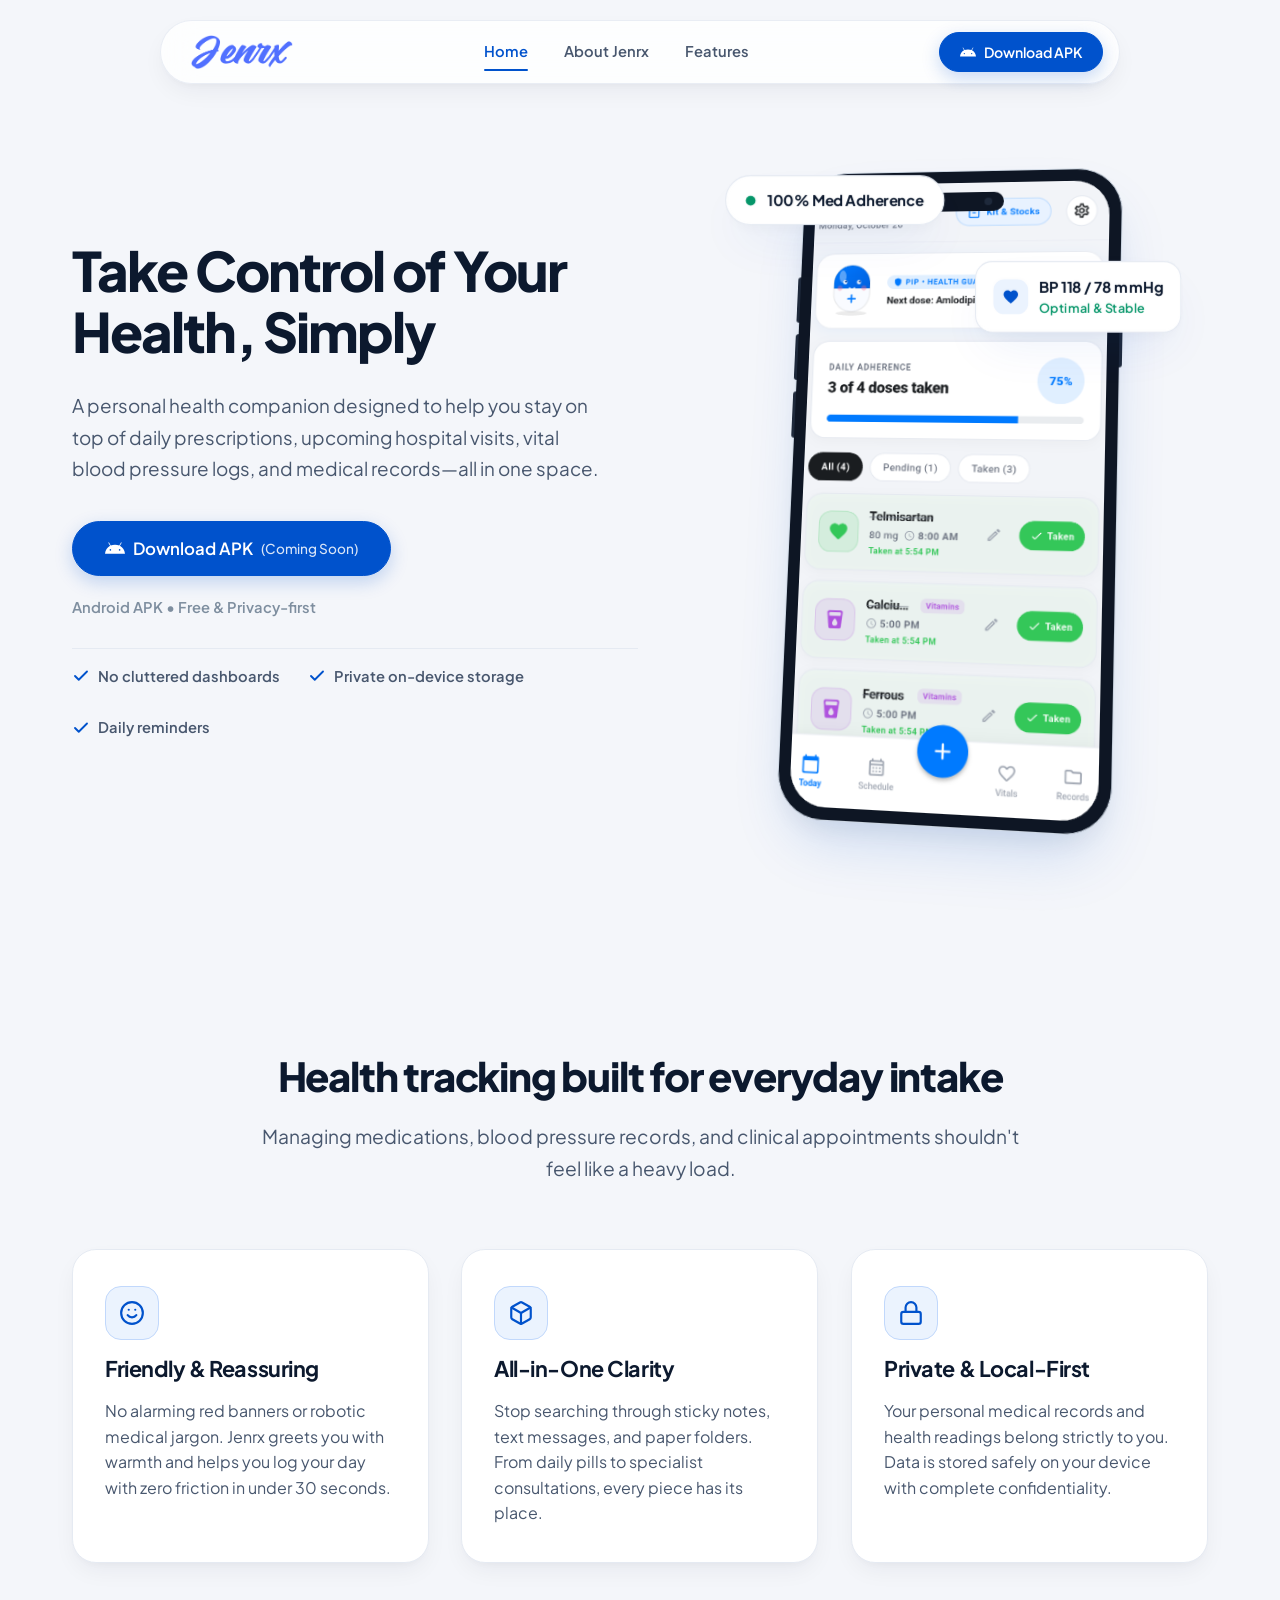
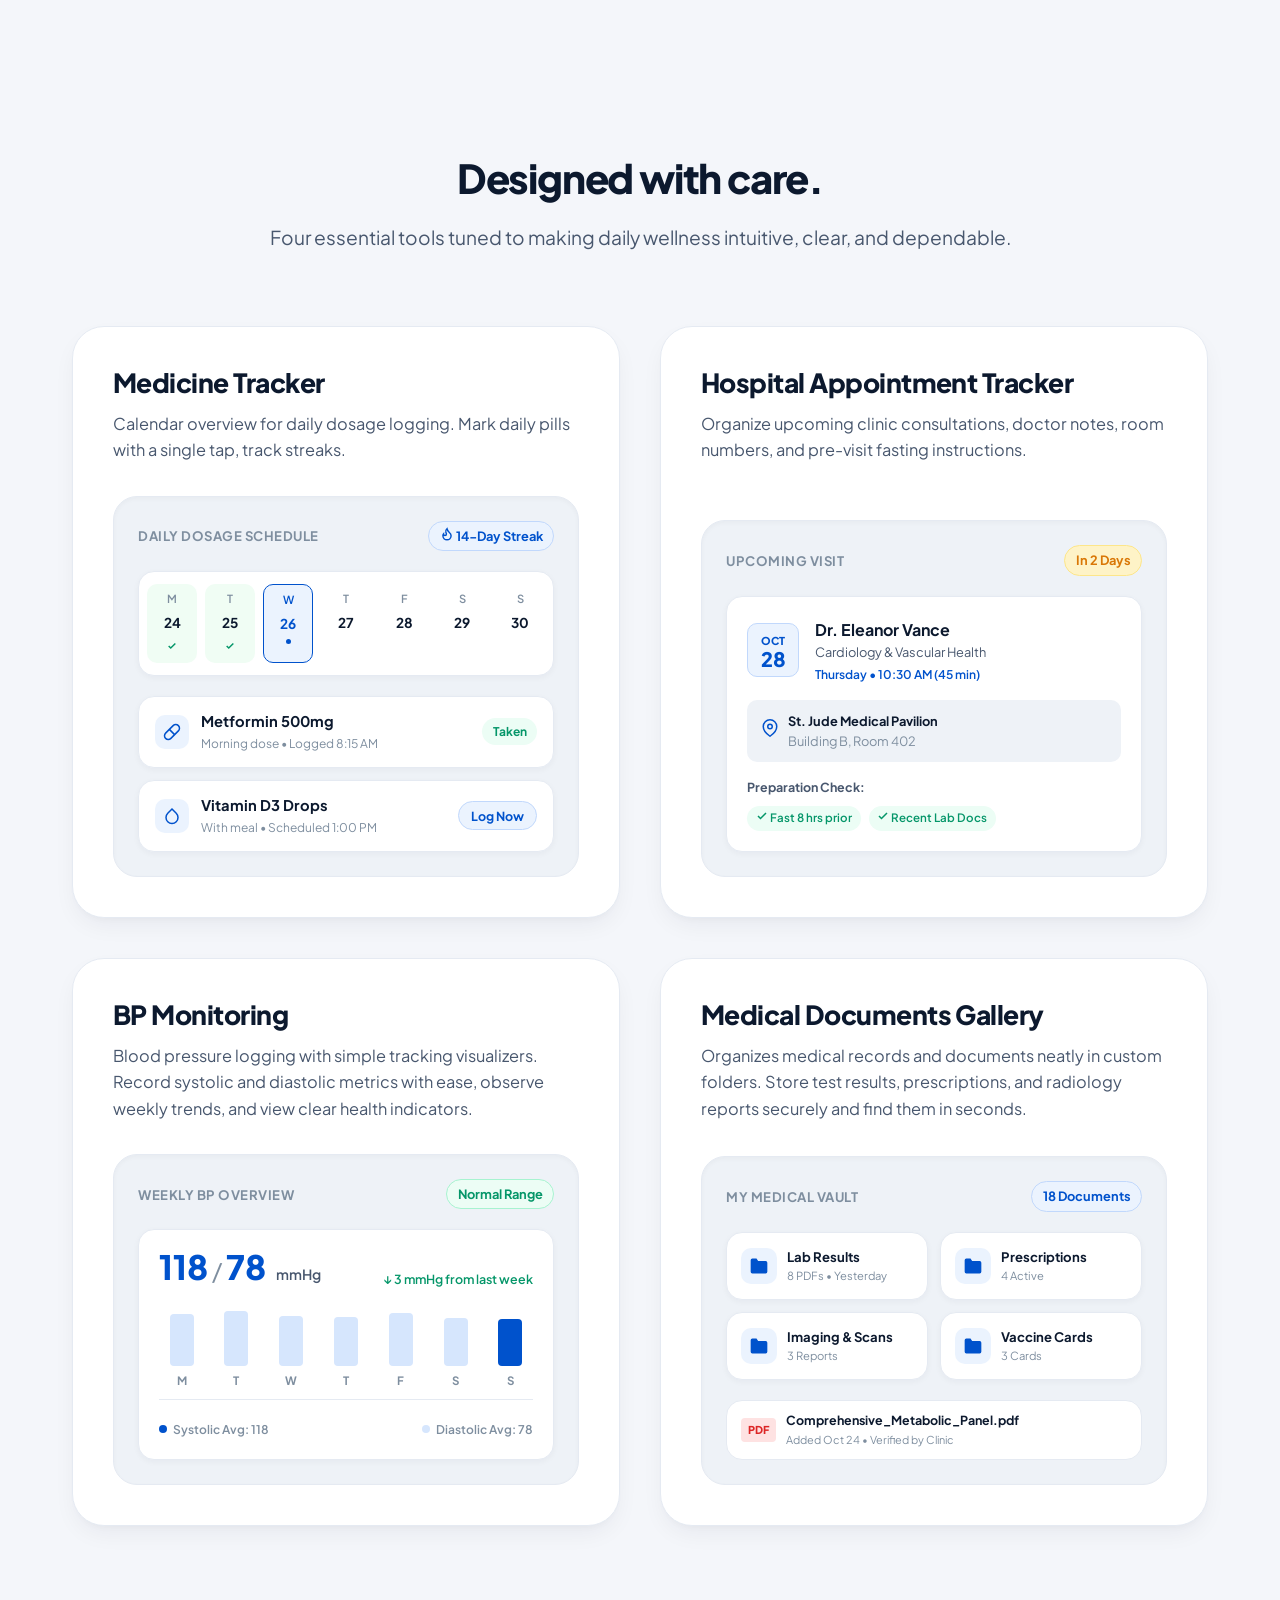
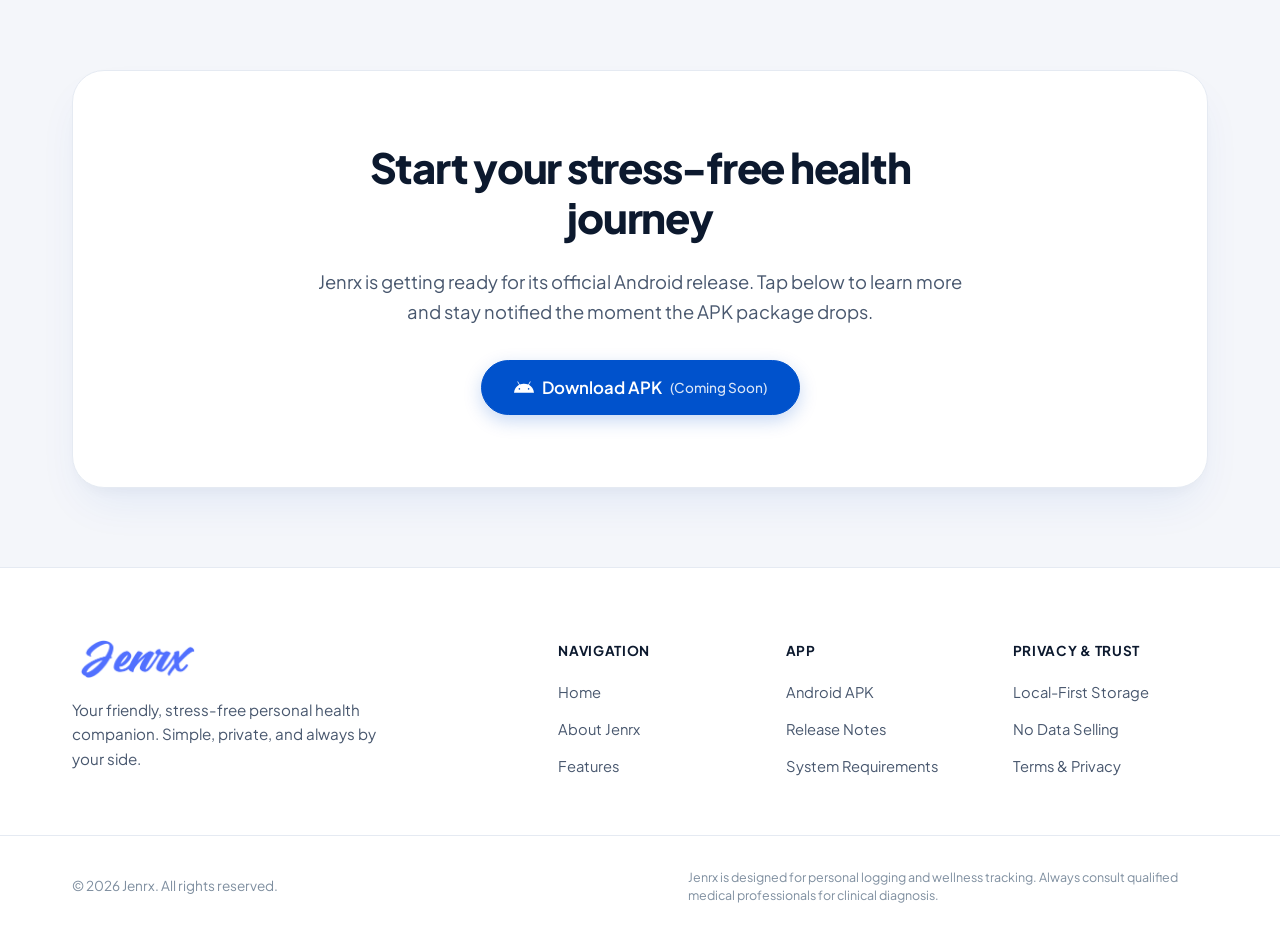
<file: index.html>
<!DOCTYPE html>
<html lang="en">
<head>
  <meta charset="UTF-8">
  <meta name="viewport" content="width=device-width, initial-scale=1.0">
  <title>Jenrx - Personal Health & Medication Tracker</title>
  <meta name="theme-color" content="#0052CC">
  <!-- Open Graph / Social Sharing -->
  <meta property="og:type" content="website">
  <meta property="og:title" content="Jenrx - Personal Health & Medication Tracker">
  <meta property="og:description" content="Jenrx is a personal health tracking companion. Track medications, hospital appointments, blood pressure, and medical documents with ease.">
  <meta property="og:image" content="images/logo.png">
  <!-- Twitter Card -->
  <meta property="twitter:card" content="summary_large_image">
  <meta property="twitter:title" content="Jenrx - Personal Health & Medication Tracker">
  <meta property="twitter:description" content="Jenrx is a personal health tracking companion. Track medications, hospital appointments, blood pressure, and medical documents with ease.">
  <meta property="twitter:image" content="images/logo.png">
  <meta name="description" content="Jenrx is a personal health tracking companion. Track medications, hospital appointments, blood pressure, and medical documents with ease.">
  <link rel="icon" type="image/png" href="images/logo.png">
  
  <!-- Google Fonts: Plus Jakarta Sans for a clean, modern, airy, playful aesthetic -->
  <link rel="preconnect" href="https://fonts.googleapis.com">
  <link rel="preconnect" href="https://fonts.gstatic.com" crossorigin>
  <link href="https://fonts.googleapis.com/css2?family=Plus+Jakarta+Sans:wght@400;500;600;700;800&display=swap" rel="stylesheet">
  
  <link rel="stylesheet" href="styles.css">
</head>
<body>
  <!-- Top Reading Scroll Progress Bar -->
  <div class="scroll-progress-container" aria-hidden="true">
    <div class="scroll-progress-bar" id="scrollProgressBar"></div>
  </div>

  <!-- Floating Frosted Glassmorphism Navbar -->
  <header class="navbar-wrapper">
    <nav class="navbar" id="navbar" aria-label="Main Navigation">
      <a href="#home" class="nav-brand" aria-label="Jenrx Home">
        <img src="images/logo_text.png" alt="Jenrx Logo" class="brand-logo">
      </a>

      <div class="nav-links" id="navLinks">
        <a href="#home" class="nav-link active">Home</a>
        <a href="#about" class="nav-link">About Jenrx</a>
        <a href="#features" class="nav-link">Features</a>
      </div>

      <div class="nav-actions">
        <button type="button" class="btn btn-primary btn-sm btn-apk-trigger" id="navCtaBtn">
          <svg class="android-icon" width="16" height="16" viewBox="0 0 24 24" fill="currentColor" aria-hidden="true">
            <path d="M17.523 15.34c-.55 0-1-.45-1-1s.45-1 1-1 1 .45 1 1-.45 1-1 1m-11.046 0c-.55 0-1-.45-1-1s.45-1 1-1 1 .45 1 1-.45 1-1 1m11.405-6.02 1.997-3.46a.416.416 0 0 0-.152-.568.416.416 0 0 0-.568.152l-2.022 3.503C15.59 8.412 13.853 8.125 12 8.125s-3.59.287-5.137.83L4.841 5.452a.416.416 0 0 0-.568-.152.416.416 0 0 0-.152.568l1.997 3.459C2.689 11.187.343 14.659 0 18.761h24c-.343-4.102-2.689-7.574-6.119-9.44"/>
          </svg>
          <span>Download APK</span>
        </button>
        <button type="button" class="mobile-toggle" id="mobileMenuBtn" aria-label="Toggle navigation menu" aria-expanded="false">
          <span class="bar"></span>
          <span class="bar"></span>
        </button>
      </div>
    </nav>

    <!-- Mobile Navigation Drawer -->
    <div class="mobile-drawer" id="mobileDrawer">
      <a href="#home" class="mobile-nav-link">Home</a>
      <a href="#about" class="mobile-nav-link">About Jenrx</a>
      <a href="#features" class="mobile-nav-link">Features</a>
      <button type="button" class="btn btn-primary btn-full btn-apk-trigger">
        <svg class="android-icon" width="18" height="18" viewBox="0 0 24 24" fill="currentColor" aria-hidden="true">
          <path d="M17.523 15.34c-.55 0-1-.45-1-1s.45-1 1-1 1 .45 1 1-.45 1-1 1m-11.046 0c-.55 0-1-.45-1-1s.45-1 1-1 1 .45 1 1-.45 1-1 1m11.405-6.02 1.997-3.46a.416.416 0 0 0-.152-.568.416.416 0 0 0-.568.152l-2.022 3.503C15.59 8.412 13.853 8.125 12 8.125s-3.59.287-5.137.83L4.841 5.452a.416.416 0 0 0-.568-.152.416.416 0 0 0-.152.568l1.997 3.459C2.689 11.187.343 14.659 0 18.761h24c-.343-4.102-2.689-7.574-6.119-9.44"/>
        </svg>
        <span>Download APK</span>
      </button>
    </div>
  </header>

  <!-- Hero Section -->
  <section class="hero-section" id="home">
    <div class="container hero-container">
      
      <!-- Hero Left: Headline, Description & CTA -->
      <div class="hero-content reveal reveal-left">
        <h1 class="hero-title">Take Control of Your Health, Simply</h1>
        <p class="hero-description">
          A personal health companion designed to help you stay on top of daily prescriptions, upcoming hospital visits, vital blood pressure logs, and medical records—all in one space.
        </p>

        <div class="hero-cta-group">
          <button type="button" class="btn btn-primary btn-lg btn-apk-trigger" id="heroCtaBtn">
            <svg class="android-icon" width="20" height="20" viewBox="0 0 24 24" fill="currentColor" aria-hidden="true">
              <path d="M17.523 15.34c-.55 0-1-.45-1-1s.45-1 1-1 1 .45 1 1-.45 1-1 1m-11.046 0c-.55 0-1-.45-1-1s.45-1 1-1 1 .45 1 1-.45 1-1 1m11.405-6.02 1.997-3.46a.416.416 0 0 0-.152-.568.416.416 0 0 0-.568.152l-2.022 3.503C15.59 8.412 13.853 8.125 12 8.125s-3.59.287-5.137.83L4.841 5.452a.416.416 0 0 0-.568-.152.416.416 0 0 0-.152.568l1.997 3.459C2.689 11.187.343 14.659 0 18.761h24c-.343-4.102-2.689-7.574-6.119-9.44"/>
            </svg>
            <span>Download APK</span>
            <span class="btn-subtext">(Coming Soon)</span>
          </button>
          <span class="hero-platform-note">Android APK • Free & Privacy-first</span>
        </div>

        <div class="hero-perks">
          <div class="perk-item">
            <span class="perk-icon" aria-hidden="true">
              <svg width="18" height="18" viewBox="0 0 24 24" fill="none" stroke="currentColor" stroke-width="2.5" stroke-linecap="round" stroke-linejoin="round">
                <polyline points="20 6 9 17 4 12"></polyline>
              </svg>
            </span>
            <span class="perk-text">No cluttered dashboards</span>
          </div>
          <div class="perk-item">
            <span class="perk-icon" aria-hidden="true">
              <svg width="18" height="18" viewBox="0 0 24 24" fill="none" stroke="currentColor" stroke-width="2.5" stroke-linecap="round" stroke-linejoin="round">
                <polyline points="20 6 9 17 4 12"></polyline>
              </svg>
            </span>
            <span class="perk-text">Private on-device storage</span>
          </div>
          <div class="perk-item">
            <span class="perk-icon" aria-hidden="true">
              <svg width="18" height="18" viewBox="0 0 24 24" fill="none" stroke="currentColor" stroke-width="2.5" stroke-linecap="round" stroke-linejoin="round">
                <polyline points="20 6 9 17 4 12"></polyline>
              </svg>
            </span>
            <span class="perk-text">Daily reminders</span>
          </div>
        </div>
      </div>

      <!-- Hero Right: 3D Mobile Mockup Showcase -->
      <div class="hero-mockup-wrap reveal reveal-right">
        <div class="mockup-scene" id="mockupScene">
          
          <!-- 3D Smartphone Device Mockup -->
          <div class="phone-device" id="phoneDevice">
            <div class="phone-outer-frame">
              <div class="phone-speaker-notch">
                <span class="camera-lens"></span>
              </div>
              <div class="phone-screen">
                <img src="images/mobile_preview.png" alt="Jenrx Mobile App Preview" class="phone-screen-img">
              </div>
            </div>
          </div>

          <!-- Floating Companion Badges Layer (Positioned on the VERY TOP Layer) -->
          <div class="floating-badges-overlay">
            <div class="floating-badge badge-top-left">
              <span class="badge-dot"></span>
              <span class="badge-label">100% Med Adherence</span>
            </div>

            <div class="floating-badge badge-top-right">
              <div class="badge-icon-wrap">
                <svg width="16" height="16" viewBox="0 0 24 24" fill="#0052CC" aria-hidden="true">
                  <path d="M12 21.35l-1.45-1.32C5.4 15.36 2 12.28 2 8.5 2 5.42 4.42 3 7.5 3c1.74 0 3.41.81 4.5 2.09C13.09 3.81 14.76 3 16.5 3 19.58 3 22 5.42 22 8.5c0 3.78-3.4 6.86-8.55 11.54L12 21.35z"/>
                </svg>
              </div>
              <div class="badge-text-group">
                <span class="badge-title">BP 118 / 78 mmHg</span>
                <span class="badge-caption">Optimal &amp; Stable</span>
              </div>
            </div>
          </div>

        </div>
      </div>

    </div>
  </section>

  <!-- About Jenrx Section -->
  <section class="about-section" id="about">
    <div class="container">
      <div class="about-header reveal">
        <h2 class="section-title">Health tracking built for everyday intake</h2>
        <p class="about-lead">
          Managing medications, blood pressure records, and clinical appointments shouldn't feel like a heavy load.
        </p>
      </div>

      <!-- Human Core Pillars (Clean, soft-shadow cards) -->
      <div class="about-grid">
        <div class="about-card reveal delay-100">
          <div class="about-icon-container">
            <svg width="26" height="26" viewBox="0 0 24 24" fill="none" stroke="#0052CC" stroke-width="2" stroke-linecap="round" stroke-linejoin="round" aria-hidden="true">
              <circle cx="12" cy="12" r="10"></circle>
              <path d="M8 14s1.5 2 4 2 4-2 4-2"></path>
              <line x1="9" y1="9" x2="9.01" y2="9"></line>
              <line x1="15" y1="9" x2="15.01" y2="9"></line>
            </svg>
          </div>
          <h3 class="about-card-title">Friendly & Reassuring</h3>
          <p class="about-card-text">
            No alarming red banners or robotic medical jargon. Jenrx greets you with warmth and helps you log your day with zero friction in under 30 seconds.
          </p>
        </div>

        <div class="about-card reveal delay-200">
          <div class="about-icon-container">
            <svg width="26" height="26" viewBox="0 0 24 24" fill="none" stroke="#0052CC" stroke-width="2" stroke-linecap="round" stroke-linejoin="round" aria-hidden="true">
              <path d="M21 16V8a2 2 0 0 0-1-1.73l-7-4a2 2 0 0 0-2 0l-7 4A2 2 0 0 0 3 8v8a2 2 0 0 0 1 1.73l7 4a2 2 0 0 0 2 0l7-4A2 2 0 0 0 21 16z"></path>
              <polyline points="3.27 6.96 12 12.01 20.73 6.96"></polyline>
              <line x1="12" y1="22.08" x2="12" y2="12"></line>
            </svg>
          </div>
          <h3 class="about-card-title">All-in-One Clarity</h3>
          <p class="about-card-text">
            Stop searching through sticky notes, text messages, and paper folders. From daily pills to specialist consultations, every piece has its place.
          </p>
        </div>

        <div class="about-card reveal delay-300">
          <div class="about-icon-container">
            <svg width="26" height="26" viewBox="0 0 24 24" fill="none" stroke="#0052CC" stroke-width="2" stroke-linecap="round" stroke-linejoin="round" aria-hidden="true">
              <rect x="3" y="11" width="18" height="11" rx="2" ry="2"></rect>
              <path d="M7 11V7a5 5 0 0 1 10 0v4"></path>
            </svg>
          </div>
          <h3 class="about-card-title">Private & Local-First</h3>
          <p class="about-card-text">
            Your personal medical records and health readings belong strictly to you. Data is stored safely on your device with complete confidentiality.
          </p>
        </div>
      </div>
    </div>
  </section>

  <!-- Features Grid Section -->
  <section class="features-section" id="features">
    <div class="container">
      <div class="features-intro reveal">
        <h2 class="section-title">Designed with care.</h2>
        <p class="features-lead">
          Four essential tools tuned to making daily wellness intuitive, clear, and dependable.
        </p>
      </div>

      <div class="features-grid">
        
        <!-- Feature 1: Medicine Tracker -->
        <article class="feature-card reveal">
          <div class="feature-card-content">
            <h3 class="feature-title">Medicine Tracker</h3>
            <p class="feature-description">
              Calendar overview for daily dosage logging. Mark daily pills with a single tap, track streaks.
            </p>
          </div>

          <div class="feature-card-preview">
            <!-- Interactive visual preview: Mini Calendar & Pill Log -->
            <div class="preview-box">
              <div class="preview-header">
                <span class="preview-label">Daily Dosage Schedule</span>
                <span class="preview-chip">
                  <svg width="14" height="14" viewBox="0 0 24 24" fill="none" stroke="currentColor" stroke-width="2.5" aria-hidden="true">
                    <path d="M8.5 14.5A2.5 2.5 0 0 0 11 12c0-1.38-.5-2-1-3-1.072-2.143-.224-4.054 2-6 .5 2.5 2 4.9 4 6.5 2 1.6 3 3.5 3 5.5a7 7 0 1 1-14 0c0-1.153.433-2.294 1-3a2.5 2.5 0 0 0 2.5 2.5z"/>
                  </svg>
                  <span>14-Day Streak</span>
                </span>
              </div>

              <!-- Weekday strip -->
              <div class="calendar-strip">
                <div class="day-col completed">
                  <span class="day-name">M</span>
                  <span class="day-num">24</span>
                  <span class="day-check" aria-label="Completed">
                    <svg width="10" height="10" viewBox="0 0 24 24" fill="none" stroke="currentColor" stroke-width="3.5" aria-hidden="true">
                      <polyline points="20 6 9 17 4 12"></polyline>
                    </svg>
                  </span>
                </div>
                <div class="day-col completed">
                  <span class="day-name">T</span>
                  <span class="day-num">25</span>
                  <span class="day-check" aria-label="Completed">
                    <svg width="10" height="10" viewBox="0 0 24 24" fill="none" stroke="currentColor" stroke-width="3.5" aria-hidden="true">
                      <polyline points="20 6 9 17 4 12"></polyline>
                    </svg>
                  </span>
                </div>
                <div class="day-col active-today">
                  <span class="day-name">W</span>
                  <span class="day-num">26</span>
                  <span class="day-dot"></span>
                </div>
                <div class="day-col">
                  <span class="day-name">T</span>
                  <span class="day-num">27</span>
                </div>
                <div class="day-col">
                  <span class="day-name">F</span>
                  <span class="day-num">28</span>
                </div>
                <div class="day-col">
                  <span class="day-name">S</span>
                  <span class="day-num">29</span>
                </div>
                <div class="day-col">
                  <span class="day-name">S</span>
                  <span class="day-num">30</span>
                </div>
              </div>

              <!-- Medicine checklist items -->
              <div class="med-checklist">
                <div class="med-row taken">
                  <div class="med-row-icon">
                    <svg width="18" height="18" viewBox="0 0 24 24" fill="none" stroke="#0052CC" stroke-width="2" aria-hidden="true">
                      <path d="m10.5 20.5 10-10a4.95 4.95 0 1 0-7-7l-10 10a4.95 4.95 0 1 0 7 7Z"/>
                      <path d="m8.5 8.5 7 7"/>
                    </svg>
                  </div>
                  <div class="med-row-info">
                    <span class="med-row-name">Metformin 500mg</span>
                    <span class="med-row-sub">Morning dose • Logged 8:15 AM</span>
                  </div>
                  <span class="med-status-tag done">Taken</span>
                </div>

                <div class="med-row pending">
                  <div class="med-row-icon">
                    <svg width="18" height="18" viewBox="0 0 24 24" fill="none" stroke="#0052CC" stroke-width="2" aria-hidden="true">
                      <path d="M12 2.69l5.66 5.66a8 8 0 1 1-11.31 0z"/>
                    </svg>
                  </div>
                  <div class="med-row-info">
                    <span class="med-row-name">Vitamin D3 Drops</span>
                    <span class="med-row-sub">With meal • Scheduled 1:00 PM</span>
                  </div>
                  <button type="button" class="btn-check-action" title="Click to log dose">Log Now</button>
                </div>
              </div>
            </div>
          </div>
        </article>

        <!-- Feature 2: Hospital Appointment Tracker -->
        <article class="feature-card reveal">
          <div class="feature-card-content">
            <h3 class="feature-title">Hospital Appointment Tracker</h3>
            <p class="feature-description">
              Organize upcoming clinic consultations, doctor notes, room numbers, and pre-visit fasting instructions.
            </p>
          </div>

          <div class="feature-card-preview">
            <!-- Visual preview: Appointment Card -->
            <div class="preview-box">
              <div class="preview-header">
                <span class="preview-label">Upcoming Visit</span>
                <span class="preview-chip chip-urgent">In 2 Days</span>
              </div>

              <div class="apt-highlight-card">
                <div class="apt-meta-banner">
                  <div class="apt-calendar-badge">
                    <span class="badge-month">OCT</span>
                    <span class="badge-day">28</span>
                  </div>
                  <div class="apt-details">
                    <span class="doctor-title">Dr. Eleanor Vance</span>
                    <span class="doctor-spec">Cardiology &amp; Vascular Health</span>
                    <span class="doctor-time">Thursday • 10:30 AM (45 min)</span>
                  </div>
                </div>

                <div class="apt-location-box">
                  <div class="loc-pin">
                    <svg width="18" height="18" viewBox="0 0 24 24" fill="none" stroke="#0052CC" stroke-width="2" aria-hidden="true">
                      <path d="M21 10c0 7-9 13-9 13s-9-6-9-13a9 9 0 0 1 18 0z"/>
                      <circle cx="12" cy="10" r="3"/>
                    </svg>
                  </div>
                  <div class="loc-details">
                    <strong>St. Jude Medical Pavilion</strong>
                    <span>Building B, Room 402</span>
                  </div>
                </div>

                <div class="apt-prep-checklist">
                  <span class="prep-heading">Preparation Check:</span>
                  <div class="prep-items">
                    <span class="prep-tag">
                      <svg width="12" height="12" viewBox="0 0 24 24" fill="none" stroke="currentColor" stroke-width="3" aria-hidden="true">
                        <polyline points="20 6 9 17 4 12"></polyline>
                      </svg>
                      Fast 8 hrs prior
                    </span>
                    <span class="prep-tag">
                      <svg width="12" height="12" viewBox="0 0 24 24" fill="none" stroke="currentColor" stroke-width="3" aria-hidden="true">
                        <polyline points="20 6 9 17 4 12"></polyline>
                      </svg>
                      Recent Lab Docs
                    </span>
                  </div>
                </div>
              </div>
            </div>
          </div>
        </article>

        <!-- Feature 3: BP Monitoring -->
        <article class="feature-card reveal">
          <div class="feature-card-content">
            <h3 class="feature-title">BP Monitoring</h3>
            <p class="feature-description">
              Blood pressure logging with simple tracking visualizers. Record systolic and diastolic metrics with ease, observe weekly trends, and view clear health indicators.
            </p>
          </div>

          <div class="feature-card-preview">
            <!-- Visual preview: Clean BP Visualizer -->
            <div class="preview-box">
              <div class="preview-header">
                <span class="preview-label">Weekly BP Overview</span>
                <span class="preview-chip chip-success">Normal Range</span>
              </div>

              <div class="bp-visualizer-card">
                <div class="bp-current-stat">
                  <div class="bp-big-number">
                    <span class="systolic">118</span>
                    <span class="divider">/</span>
                    <span class="diastolic">78</span>
                    <span class="bp-mmhg">mmHg</span>
                  </div>
                  <span class="bp-trend-note">↓ 3 mmHg from last week</span>
                </div>

                <!-- Minimal, clean bar visualizer -->
                <div class="bp-chart-bars" aria-label="Blood pressure trends over seven days">
                  <div class="chart-col">
                    <div class="bar-fill" style="height: 64%;"></div>
                    <span class="col-day">M</span>
                  </div>
                  <div class="chart-col">
                    <div class="bar-fill" style="height: 68%;"></div>
                    <span class="col-day">T</span>
                  </div>
                  <div class="chart-col">
                    <div class="bar-fill" style="height: 62%;"></div>
                    <span class="col-day">W</span>
                  </div>
                  <div class="chart-col">
                    <div class="bar-fill" style="height: 60%;"></div>
                    <span class="col-day">T</span>
                  </div>
                  <div class="chart-col">
                    <div class="bar-fill" style="height: 65%;"></div>
                    <span class="col-day">F</span>
                  </div>
                  <div class="chart-col">
                    <div class="bar-fill" style="height: 59%;"></div>
                    <span class="col-day">S</span>
                  </div>
                  <div class="chart-col active-bar">
                    <div class="bar-fill" style="height: 58%;"></div>
                    <span class="col-day">S</span>
                  </div>
                </div>

                <div class="bp-legend-row">
                  <div class="legend-item"><span class="legend-dot dot-systolic"></span> Systolic Avg: 118</div>
                  <div class="legend-item"><span class="legend-dot dot-diastolic"></span> Diastolic Avg: 78</div>
                </div>
              </div>
            </div>
          </div>
        </article>

        <!-- Feature 4: Medical Documents Gallery -->
        <article class="feature-card reveal">
          <div class="feature-card-content">
            <h3 class="feature-title">Medical Documents Gallery</h3>
            <p class="feature-description">
              Organizes medical records and documents neatly in custom folders. Store test results, prescriptions, and radiology reports securely and find them in seconds.
            </p>
          </div>

          <div class="feature-card-preview">
            <!-- Visual preview: Document Folders Grid -->
            <div class="preview-box">
              <div class="preview-header">
                <span class="preview-label">My Medical Vault</span>
                <span class="preview-chip">18 Documents</span>
              </div>

              <div class="folders-grid">
                <div class="folder-tile">
                  <div class="folder-icon-wrap">
                    <svg width="20" height="20" viewBox="0 0 24 24" fill="#0052CC" aria-hidden="true">
                      <path d="M22 19a2 2 0 0 1-2 2H4a2 2 0 0 1-2-2V5a2 2 0 0 1 2-2h5l2 3h9a2 2 0 0 1 2 2z"></path>
                    </svg>
                  </div>
                  <div class="folder-meta">
                    <span class="folder-title">Lab Results</span>
                    <span class="folder-files">8 PDFs • Yesterday</span>
                  </div>
                </div>

                <div class="folder-tile">
                  <div class="folder-icon-wrap">
                    <svg width="20" height="20" viewBox="0 0 24 24" fill="#0052CC" aria-hidden="true">
                      <path d="M22 19a2 2 0 0 1-2 2H4a2 2 0 0 1-2-2V5a2 2 0 0 1 2-2h5l2 3h9a2 2 0 0 1 2 2z"></path>
                    </svg>
                  </div>
                  <div class="folder-meta">
                    <span class="folder-title">Prescriptions</span>
                    <span class="folder-files">4 Active</span>
                  </div>
                </div>

                <div class="folder-tile">
                  <div class="folder-icon-wrap">
                    <svg width="20" height="20" viewBox="0 0 24 24" fill="#0052CC" aria-hidden="true">
                      <path d="M22 19a2 2 0 0 1-2 2H4a2 2 0 0 1-2-2V5a2 2 0 0 1 2-2h5l2 3h9a2 2 0 0 1 2 2z"></path>
                    </svg>
                  </div>
                  <div class="folder-meta">
                    <span class="folder-title">Imaging &amp; Scans</span>
                    <span class="folder-files">3 Reports</span>
                  </div>
                </div>

                <div class="folder-tile">
                  <div class="folder-icon-wrap">
                    <svg width="20" height="20" viewBox="0 0 24 24" fill="#0052CC" aria-hidden="true">
                      <path d="M22 19a2 2 0 0 1-2 2H4a2 2 0 0 1-2-2V5a2 2 0 0 1 2-2h5l2 3h9a2 2 0 0 1 2 2z"></path>
                    </svg>
                  </div>
                  <div class="folder-meta">
                    <span class="folder-title">Vaccine Cards</span>
                    <span class="folder-files">3 Cards</span>
                  </div>
                </div>
              </div>

              <!-- Mini recent file chip -->
              <div class="recent-doc-row">
                <span class="doc-badge">PDF</span>
                <div class="doc-text">
                  <span class="doc-name">Comprehensive_Metabolic_Panel.pdf</span>
                  <span class="doc-date">Added Oct 24 • Verified by Clinic</span>
                </div>
              </div>
            </div>
          </div>
        </article>

      </div>
    </div>
  </section>

  <!-- Pre-Footer CTA Banner -->
  <section class="cta-banner-section">
    <div class="container">
      <div class="cta-banner-card reveal reveal-scale">
        <div class="cta-banner-content">
          <h2 class="cta-banner-title">Start your stress-free health journey</h2>
          <p class="cta-banner-desc">
            Jenrx is getting ready for its official Android release. Tap below to learn more and stay notified the moment the APK package drops.
          </p>
          <div class="cta-banner-buttons">
            <button type="button" class="btn btn-primary btn-lg btn-apk-trigger">
              <svg class="android-icon" width="20" height="20" viewBox="0 0 24 24" fill="currentColor" aria-hidden="true">
                <path d="M17.523 15.34c-.55 0-1-.45-1-1s.45-1 1-1 1 .45 1 1-.45 1-1 1m-11.046 0c-.55 0-1-.45-1-1s.45-1 1-1 1 .45 1 1-.45 1-1 1m11.405-6.02 1.997-3.46a.416.416 0 0 0-.152-.568.416.416 0 0 0-.568.152l-2.022 3.503C15.59 8.412 13.853 8.125 12 8.125s-3.59.287-5.137.83L4.841 5.452a.416.416 0 0 0-.568-.152.416.416 0 0 0-.152.568l1.997 3.459C2.689 11.187.343 14.659 0 18.761h24c-.343-4.102-2.689-7.574-6.119-9.44"/>
              </svg>
              <span>Download APK</span>
              <span class="btn-subtext">(Coming Soon)</span>
            </button>
          </div>
        </div>
      </div>
    </div>
  </section>

  <!-- Footer -->
  <footer class="site-footer">
    <div class="container footer-container reveal">
      <div class="footer-brand-side">
        <a href="#home" class="footer-logo-link">
          <img src="images/logo_text.png" alt="Jenrx Logo" class="footer-logo">
        </a>
        <p class="footer-tagline">
          Your friendly, stress-free personal health companion. Simple, private, and always by your side.
        </p>
      </div>

      <div class="footer-nav-side">
        <div class="footer-column">
          <span class="footer-col-title">Navigation</span>
          <a href="#home" class="footer-link">Home</a>
          <a href="#about" class="footer-link">About Jenrx</a>
          <a href="#features" class="footer-link">Features</a>
        </div>

        <div class="footer-column">
          <span class="footer-col-title">App</span>
          <a href="javascript:void(0)" class="footer-link btn-apk-trigger">Android APK</a>
          <a href="javascript:void(0)" class="footer-link btn-apk-trigger">Release Notes</a>
          <a href="javascript:void(0)" class="footer-link btn-apk-trigger">System Requirements</a>
        </div>

        <div class="footer-column">
          <span class="footer-col-title">Privacy &amp; Trust</span>
          <a href="javascript:void(0)" class="footer-link btn-privacy-trigger" data-target-tab="privacy" data-scroll-to="local-first">Local-First Storage</a>
          <a href="javascript:void(0)" class="footer-link btn-privacy-trigger" data-target-tab="privacy" data-scroll-to="no-selling">No Data Selling</a>
          <a href="javascript:void(0)" class="footer-link btn-privacy-trigger" data-target-tab="terms">Terms &amp; Privacy</a>
        </div>
      </div>
    </div>

    <div class="footer-bottom">
      <div class="container footer-bottom-inner">
        <p class="copyright">&copy; 2026 Jenrx. All rights reserved.</p>
        <p class="disclaimer">Jenrx is designed for personal logging and wellness tracking. Always consult qualified medical professionals for clinical diagnosis.</p>
      </div>
    </div>
  </footer>

  <!-- Coming Soon Modal for "Download APK" -->
  <div class="modal-backdrop" id="apkModal" aria-hidden="true" role="dialog" aria-labelledby="modalTitle">
    <div class="modal-box">
      <button type="button" class="modal-close-btn" id="modalCloseBtn" aria-label="Close dialog">
        <svg width="20" height="20" viewBox="0 0 24 24" fill="none" stroke="currentColor" stroke-width="2.5" stroke-linecap="round" stroke-linejoin="round">
          <line x1="18" y1="6" x2="6" y2="18"></line>
          <line x1="6" y1="6" x2="18" y2="18"></line>
        </svg>
      </button>

      <div class="modal-nurse-icon">
        <img src="images/logo.png" alt="Jenrx Nurse Mascot" class="modal-nurse-img">
      </div>

      <h3 class="modal-title" id="modalTitle">Android APK Coming Soon!</h3>

      <div class="modal-platform-badge">
        <svg class="android-icon" width="16" height="16" viewBox="0 0 24 24" fill="currentColor" aria-hidden="true">
          <path d="M17.523 15.34c-.55 0-1-.45-1-1s.45-1 1-1 1 .45 1 1-.45 1-1 1m-11.046 0c-.55 0-1-.45-1-1s.45-1 1-1 1 .45 1 1-.45 1-1 1m11.405-6.02 1.997-3.46a.416.416 0 0 0-.152-.568.416.416 0 0 0-.568.152l-2.022 3.503C15.59 8.412 13.853 8.125 12 8.125s-3.59.287-5.137.83L4.841 5.452a.416.416 0 0 0-.568-.152.416.416 0 0 0-.152.568l1.997 3.459C2.689 11.187.343 14.659 0 18.761h24c-.343-4.102-2.689-7.574-6.119-9.44"/>
        </svg>
        <span>Android Only (Initial Release)</span>
      </div>
      
      <p class="modal-description">
        We are finalizing the Jenrx Android build so your dosage logs, clinic appointments, and vitals sync smoothly and locally on your phone.
      </p>

      <form class="modal-form" id="waitlistForm" onsubmit="event.preventDefault(); handleWaitlistSubmit();">
        <div class="input-group">
          <input type="email" id="waitlistEmail" class="modal-input" placeholder="Enter your email for early APK access" required>
          <button type="submit" class="btn btn-primary modal-submit-btn">Notify Me</button>
        </div>
        <p class="form-feedback" id="formFeedback"></p>
      </form>

      <div class="modal-spec-row">
        <span class="spec-chip">Android 9.0+</span>
        <span class="spec-chip">100% Offline Capable</span>
        <span class="spec-chip">Zero Ads</span>
      </div>
    </div>
  </div>

  <!-- Terms & Privacy Policy Popup Dialog -->
  <div class="modal-backdrop" id="termsModal" aria-hidden="true" role="dialog" aria-labelledby="termsModalTitle">
    <div class="modal-box modal-box-lg">
      <button type="button" class="modal-close-btn" id="termsCloseBtn" aria-label="Close dialog">
        <svg width="20" height="20" viewBox="0 0 24 24" fill="none" stroke="currentColor" stroke-width="2.5" stroke-linecap="round" stroke-linejoin="round">
          <line x1="18" y1="6" x2="6" y2="18"></line>
          <line x1="6" y1="6" x2="18" y2="18"></line>
        </svg>
      </button>

      <div class="terms-modal-header">
        <div class="terms-icon-wrap">
          <svg width="26" height="26" viewBox="0 0 24 24" fill="none" stroke="#0052CC" stroke-width="2" stroke-linecap="round" stroke-linejoin="round" aria-hidden="true">
            <path d="M12 22s8-4 8-10V5l-8-3-8 3v7c0 6 8 10 8 10z"/>
          </svg>
        </div>
        <div class="terms-header-text">
          <h3 class="modal-title" id="termsModalTitle">Terms of Service &amp; Privacy</h3>
          <span class="terms-update-tag">Effective Date: October 2026 • Local-First Architecture</span>
        </div>
      </div>

      <!-- Policy Tabs Switcher -->
      <div class="terms-tabs" role="tablist">
        <button type="button" class="terms-tab-btn active" id="tabBtnPrivacy" role="tab" aria-selected="true" aria-controls="panelPrivacy">
          Privacy Policy
        </button>
        <button type="button" class="terms-tab-btn" id="tabBtnTerms" role="tab" aria-selected="false" aria-controls="panelTerms">
          Terms of Service
        </button>
      </div>

      <!-- Scrollable Policy Content Body -->
      <div class="terms-scroll-body">
        
        <!-- Tab Panel: Privacy Policy -->
        <div class="terms-panel active" id="panelPrivacy" role="tabpanel" aria-labelledby="tabBtnPrivacy">
          <div class="policy-section" id="policy-local-first">
            <h4 class="policy-heading">1. Local-First Storage &amp; Data Ownership</h4>
            <p>
              Your health information is deeply personal. Jenrx is engineered with a strict <strong>local-first architecture</strong>. Every medication log, blood pressure reading, clinic appointment, and medical document PDF you store remains exclusively on your Android device's local storage.
            </p>
            <p>
              We do not transmit, upload, or synchronize your personal health records to centralized cloud databases or third-party servers. If you delete the app or clear its storage, your records are permanently erased from the device.
            </p>
          </div>

          <div class="policy-section" id="policy-no-selling">
            <h4 class="policy-heading">2. Zero Data Selling &amp; No Advertising SDKs</h4>
            <p>
              We believe health tracking should never be monetized through surveillance. Jenrx operates under a clear, uncompromising commitment:
            </p>
            <ul class="policy-list">
              <li><strong>No Data Brokering:</strong> We never sell, lease, trade, or share your identity or medical data with insurers, pharmaceutical companies, or data brokers.</li>
              <li><strong>No Third-Party Ad Trackers:</strong> The Android application contains zero third-party advertising SDKs, analytics pixels, or behavioral tracking libraries.</li>
              <li><strong>No User Profiling:</strong> We do not construct behavioral profiles or target you with sponsored medical products.</li>
            </ul>
          </div>

          <div class="policy-section">
            <h4 class="policy-heading">3. Device Permissions &amp; How They Are Used</h4>
            <p>Jenrx requests only the minimal Android permissions necessary to provide essential tracking functions:</p>
            <ul class="policy-list">
              <li><strong>Storage / Media Access:</strong> Strictly used to allow you to select, preview, and organize your medical test results and prescription documents inside your custom folders.</li>
              <li><strong>Notifications &amp; Alarms:</strong> Used exclusively to deliver your scheduled daily dosage prompts and appointment reminders locally on your device.</li>
            </ul>
          </div>

          <div class="policy-section">
            <h4 class="policy-heading">4. Data Export &amp; Control</h4>
            <p>
              You maintain 100% ownership of your data at all times. You can export your health logs into standard readable formats or wipe all stored records instantly through the in-app settings.
            </p>
          </div>
        </div>

        <!-- Tab Panel: Terms of Service -->
        <div class="terms-panel" id="panelTerms" role="tabpanel" aria-labelledby="tabBtnTerms">
          <div class="policy-section">
            <h4 class="policy-heading">1. Personal Wellness Companion Disclaimer</h4>
            <p>
              Jenrx is provided strictly as an informational and personal wellness organization aid. It is designed to assist you in keeping track of your daily prescription schedules, blood pressure logs, and clinical appointment dates.
            </p>
            <div class="policy-alert-box">
              <strong>Important Medical Disclaimer:</strong> Jenrx is NOT a medical device, licensed medical practitioner, clinical diagnostic tool, or emergency health service. It cannot diagnose, treat, cure, or prevent any disease or medical condition.
            </div>
            <p>
              Always consult a qualified physician or healthcare provider regarding any questions you have about a medical condition, prescription dosage, or health symptoms. Never disregard or delay seeking professional medical advice because of information tracked within Jenrx.
            </p>
          </div>

          <div class="policy-section">
            <h4 class="policy-heading">2. User Responsibility for Dosage Accuracy</h4>
            <p>
              While Jenrx provides tools to log and schedule medications, you are solely responsible for ensuring the accuracy of the medicine names, dosages, intervals, and doctor consultation times that you enter into the application.
            </p>
          </div>

          <div class="policy-section">
            <h4 class="policy-heading">3. Software License &amp; Availability</h4>
            <p>
              Jenrx is licensed for personal, non-commercial use. The Android APK is made available "as is" and "as available". We continuously test and optimize the application to ensure stability, reliability, and privacy across supported Android operating system versions.
            </p>
          </div>

          <div class="policy-section">
            <h4 class="policy-heading">4. Updates &amp; Contact</h4>
            <p>
              We may update these terms as new features are introduced. Continued use of Jenrx constitutes acceptance of the latest terms. For inquiries regarding privacy or software feedback, reach out to our team at <strong>support@jenrx.app</strong>.
            </p>
          </div>
        </div>

      </div>

      <div class="terms-modal-footer">
        <button type="button" class="btn btn-primary btn-sm" id="termsDoneBtn">Understood &amp; Close</button>
      </div>
    </div>
  </div>

  <!-- Toast Notification for Micro-interactions -->
  <div class="toast-notification" id="toastNotification" role="alert" aria-live="polite">
    <span class="toast-icon">
      <svg width="16" height="16" viewBox="0 0 24 24" fill="none" stroke="currentColor" stroke-width="2.5" aria-hidden="true">
        <polyline points="20 6 9 17 4 12"></polyline>
      </svg>
    </span>
    <span class="toast-message" id="toastMessage">Logged! Keep up the great routine.</span>
  </div>

  <!-- Floating Back-to-Top Button -->
  <button type="button" class="back-to-top-btn" id="backToTopBtn" aria-label="Scroll back to top">
    <svg width="20" height="20" viewBox="0 0 24 24" fill="none" stroke="currentColor" stroke-width="2.5" stroke-linecap="round" stroke-linejoin="round" aria-hidden="true">
      <polyline points="18 15 12 9 6 15"></polyline>
    </svg>
  </button>

  <script src="script.js"></script>
</body>
</html>
</file>
<file: styles.css>
/* ==========================================================================
   Jenrx Landing Page — Design System & Stylesheet
   Palette: Solid blues, crisp whites, subtle cool-gray backgrounds.
   Rule: NO GRADIENTS. Clean, airy, playful, refreshing neumorphic/soft-shadow UI.
   ========================================================================== */

/* Design Tokens */
:root {
  /* Solid Blues */
  --blue-primary: #0052CC;
  --blue-hover: #0045B0;
  --blue-active: #00388F;
  --blue-subtle: #EBF3FE;
  --blue-tint: #D6E6FD;
  --blue-border: #C1D8FC;
  --blue-deep: #092042;

  /* Neutrals & Surfaces */
  --bg-page: #F4F6FA;
  --bg-card: #FFFFFF;
  --bg-card-subtle: #F8FAFD;
  --bg-sunken: #EEF2F7;
  
  /* Text & Typography */
  --text-main: #0C192E;
  --text-secondary: #48576E;
  --text-muted: #7E8E9F;
  --text-white: #FFFFFF;

  /* Borders & Dividers */
  --border-light: #E5EAF2;
  --border-hover: #CBD5E1;
  --border-focus: #0052CC;

  /* Soft Shadows (Neumorphic Depth) */
  --shadow-sm: 0 2px 6px rgba(12, 25, 46, 0.04);
  --shadow-md: 0 10px 25px -4px rgba(12, 25, 46, 0.06), 0 4px 8px -2px rgba(12, 25, 46, 0.03);
  --shadow-lg: 0 22px 45px -10px rgba(0, 82, 204, 0.08), 0 8px 16px -4px rgba(12, 25, 46, 0.04);
  --shadow-hover: 0 28px 55px -12px rgba(0, 82, 204, 0.12), 0 12px 24px -6px rgba(12, 25, 46, 0.05);
  --shadow-float: 0 30px 60px -15px rgba(0, 82, 204, 0.18), 0 15px 30px -10px rgba(12, 25, 46, 0.08);
  --shadow-btn: 0 6px 18px rgba(0, 82, 204, 0.22);
  --shadow-btn-hover: 0 10px 25px rgba(0, 82, 204, 0.32);
  --shadow-inner: inset 0 2px 4px rgba(12, 25, 46, 0.03);

  /* Border Radii */
  --radius-sm: 10px;
  --radius-md: 16px;
  --radius-lg: 24px;
  --radius-xl: 32px;
  --radius-full: 9999px;

  /* Transitions */
  --transition-fast: 0.18s cubic-bezier(0.16, 1, 0.3, 1);
  --transition-normal: 0.28s cubic-bezier(0.16, 1, 0.3, 1);
  --transition-slow: 0.45s cubic-bezier(0.16, 1, 0.3, 1);

  /* Container */
  --max-width: 1200px;
}

/* Reset & Box Sizing */
*, *::before, *::after {
  box-sizing: border-box;
  margin: 0;
  padding: 0;
}

html {
  font-family: 'Plus Jakarta Sans', -apple-system, BlinkMacSystemFont, 'Segoe UI', Roboto, Helvetica, Arial, sans-serif;
  font-size: 16px;
  background-color: var(--bg-page);
  color: var(--text-main);
  scroll-behavior: smooth;
  -webkit-font-smoothing: antialiased;
  -moz-osx-font-smoothing: grayscale;
}

body {
  background-color: var(--bg-page);
  color: var(--text-main);
  line-height: 1.6;
  overflow-x: hidden;
  position: relative;
}

/* Typography Base */
h1, h2, h3, h4, h5, h6 {
  color: var(--text-main);
  font-weight: 700;
  line-height: 1.2;
  letter-spacing: -0.02em;
}

p {
  color: var(--text-secondary);
  font-size: 1.05rem;
  line-height: 1.65;
}

a {
  color: inherit;
  text-decoration: none;
}

button {
  font-family: inherit;
  cursor: pointer;
  border: none;
  background: none;
}

img {
  max-width: 100%;
  height: auto;
  display: block;
}

.container {
  max-width: var(--max-width);
  margin-left: auto;
  margin-right: auto;
  padding-left: 2rem;
  padding-right: 2rem;
}

/* ==========================================================================
   Buttons (Crisp, Solid Colors, Playful Micro-Interactions)
   ========================================================================== */
.btn {
  display: inline-flex;
  align-items: center;
  justify-content: center;
  font-weight: 600;
  font-size: 0.95rem;
  border-radius: var(--radius-full);
  padding: 0.75rem 1.65rem;
  transition: all var(--transition-fast);
  white-space: nowrap;
  user-select: none;
  gap: 0.5rem;
}

.android-icon {
  display: inline-block;
  vertical-align: middle;
  flex-shrink: 0;
}

.btn-primary {
  background-color: var(--blue-primary);
  color: var(--text-white);
  box-shadow: var(--shadow-btn);
  border: 1px solid var(--blue-primary);
}

.btn-primary:hover {
  background-color: var(--blue-hover);
  border-color: var(--blue-hover);
  box-shadow: var(--shadow-btn-hover);
  transform: translateY(-2px);
}

.btn-primary:active {
  background-color: var(--blue-active);
  transform: translateY(0);
}

.btn-sm {
  padding: 0.6rem 1.25rem;
  font-size: 0.88rem;
}

.btn-lg {
  padding: 1rem 2rem;
  font-size: 1.05rem;
  border-radius: var(--radius-full);
}

.btn-lg .btn-subtext {
  font-size: 0.85rem;
  opacity: 0.85;
  font-weight: 500;
}

.btn-full {
  width: 100%;
}

/* ==========================================================================
   Floating Frosted Glassmorphism Header
   ========================================================================== */
.navbar-wrapper {
  position: fixed;
  top: 1.25rem;
  left: 0;
  right: 0;
  z-index: 100;
  padding: 0 1.5rem;
  display: flex;
  justify-content: center;
  pointer-events: none; /* Let container be transparent, inner nav handles events */
}

.navbar {
  pointer-events: auto;
  width: 100%;
  max-width: 960px;
  height: 64px;
  background-color: rgba(255, 255, 255, 0.82);
  backdrop-filter: blur(16px);
  -webkit-backdrop-filter: blur(16px);
  border: 1px solid rgba(229, 234, 242, 0.85);
  border-radius: var(--radius-full);
  box-shadow: var(--shadow-md);
  display: flex;
  align-items: center;
  justify-content: space-between;
  padding: 0.5rem 1rem 0.5rem 1.4rem;
  transition: all var(--transition-normal);
}

.nav-brand {
  display: flex;
  align-items: center;
  gap: 0.5rem;
  text-decoration: none;
}

.brand-logo {
  height: 34px;
  width: auto;
  object-fit: contain;
}

.nav-links {
  display: flex;
  align-items: center;
  gap: 1.85rem;
}

.nav-link {
  font-weight: 600;
  font-size: 0.92rem;
  color: var(--text-secondary);
  transition: color var(--transition-fast);
  padding: 0.35rem 0.2rem;
  position: relative;
}

.nav-link:hover {
  color: var(--blue-primary);
}

.nav-link.active {
  color: var(--blue-primary);
}

.nav-link.active::after {
  content: '';
  position: absolute;
  bottom: -2px;
  left: 0.2rem;
  right: 0.2rem;
  height: 2.5px;
  background-color: var(--blue-primary);
  border-radius: var(--radius-full);
}

.nav-actions {
  display: flex;
  align-items: center;
  gap: 0.75rem;
}

/* Mobile Toggle Hamburger */
.mobile-toggle {
  display: none;
  flex-direction: column;
  justify-content: center;
  align-items: center;
  width: 40px;
  height: 40px;
  border-radius: var(--radius-full);
  background-color: var(--bg-sunken);
  border: 1px solid var(--border-light);
  gap: 5px;
  cursor: pointer;
}

.mobile-toggle .bar {
  width: 18px;
  height: 2px;
  background-color: var(--text-main);
  border-radius: 2px;
  transition: transform var(--transition-fast), opacity var(--transition-fast);
}

/* Mobile Drawer */
.mobile-drawer {
  display: none;
  pointer-events: auto;
  position: absolute;
  top: 76px;
  left: 1.5rem;
  right: 1.5rem;
  background-color: rgba(255, 255, 255, 0.95);
  backdrop-filter: blur(20px);
  -webkit-backdrop-filter: blur(20px);
  border: 1px solid var(--border-light);
  border-radius: var(--radius-lg);
  box-shadow: var(--shadow-lg);
  padding: 1.5rem;
  flex-direction: column;
  gap: 1.2rem;
  opacity: 0;
  transform: translateY(-10px);
  transition: opacity var(--transition-normal), transform var(--transition-normal);
}

.mobile-drawer.open {
  opacity: 1;
  transform: translateY(0);
}

.mobile-nav-link {
  font-weight: 600;
  font-size: 1.1rem;
  color: var(--text-main);
  padding: 0.5rem 0;
  border-bottom: 1px solid var(--border-light);
}

.mobile-nav-link:last-of-type {
  border-bottom: none;
}

/* ==========================================================================
   Hero Section
   ========================================================================== */
.hero-section {
  padding-top: 8.5rem;
  padding-bottom: 6rem;
  min-height: 90vh;
  display: flex;
  align-items: center;
  position: relative;
}

.hero-container {
  display: grid;
  grid-template-columns: 1.1fr 1fr;
  align-items: center;
  gap: 3.5rem;
}

.hero-content {
  display: flex;
  flex-direction: column;
  gap: 1.75rem;
}

.hero-title {
  font-size: 3.4rem;
  font-weight: 800;
  color: var(--text-main);
  line-height: 1.12;
  letter-spacing: -0.035em;
}

.hero-description {
  font-size: 1.18rem;
  color: var(--text-secondary);
  line-height: 1.68;
  max-width: 540px;
}

.hero-cta-group {
  display: flex;
  align-items: center;
  gap: 1.25rem;
  flex-wrap: wrap;
  margin-top: 0.5rem;
}

.hero-platform-note {
  font-size: 0.92rem;
  font-weight: 600;
  color: var(--text-muted);
}

.hero-perks {
  display: flex;
  align-items: center;
  gap: 1.75rem;
  flex-wrap: wrap;
  padding-top: 1rem;
  border-top: 1px solid var(--border-light);
}

.perk-item {
  display: flex;
  align-items: center;
  gap: 0.5rem;
}

.perk-icon {
  display: inline-flex;
  align-items: center;
  justify-content: center;
  color: var(--blue-primary);
}

.perk-text {
  font-size: 0.92rem;
  font-weight: 600;
  color: var(--text-secondary);
}

/* ==========================================================================
   Hero 3D Smartphone Device Mockup
   ========================================================================== */
.hero-mockup-wrap {
  display: flex;
  justify-content: center;
  align-items: center;
  position: relative;
  perspective: 1200px;
  padding: 1.5rem 1rem;
  overflow: visible;
}

.mockup-scene {
  position: relative;
  width: 100%;
  max-width: 360px;
  transform-style: preserve-3d;
  transition: transform var(--transition-slow);
  overflow: visible;
}

/* 3D Phone Shell */
.phone-device {
  width: 330px;
  height: 660px;
  margin: 0 auto;
  background-color: #0E1624;
  border-radius: 46px;
  padding: 10px;
  box-shadow: var(--shadow-float);
  border: 1px solid #CBD5E1;
  position: relative;
  transform: rotateY(-8deg) rotateX(6deg) rotateZ(1deg);
  transition: transform 0.4s cubic-bezier(0.16, 1, 0.3, 1), box-shadow 0.4s ease;
}

/* Smartphone Hardware Side Buttons */
.phone-device::before {
  content: '';
  position: absolute;
  left: -3px;
  top: 110px;
  width: 3px;
  height: 48px;
  background-color: #1E293B;
  border-radius: 3px 0 0 3px;
  box-shadow: 0 60px 0 #1E293B, 0 120px 0 #1E293B;
}

.phone-device::after {
  content: '';
  position: absolute;
  right: -3px;
  top: 140px;
  width: 3px;
  height: 64px;
  background-color: #1E293B;
  border-radius: 0 3px 3px 0;
}

.phone-device:hover {
  transform: rotateY(-3deg) rotateX(2deg) rotateZ(0deg) translateY(-8px);
  box-shadow: 0 40px 80px -20px rgba(0, 82, 204, 0.22), 0 20px 40px -10px rgba(12, 25, 46, 0.1);
}

.phone-outer-frame {
  width: 100%;
  height: 100%;
  background-color: var(--bg-card);
  border-radius: 38px;
  overflow: hidden;
  position: relative;
  display: flex;
  flex-direction: column;
  border: 2px solid #0E1624;
}

/* Speaker Notch / Dynamic Island */
.phone-speaker-notch {
  position: absolute;
  top: 10px;
  left: 50%;
  transform: translateX(-50%);
  width: 90px;
  height: 20px;
  background-color: #0E1624;
  border-radius: 12px;
  z-index: 25;
  display: flex;
  align-items: center;
  justify-content: flex-end;
  padding-right: 12px;
}

.camera-lens {
  width: 8px;
  height: 8px;
  background-color: #1E293B;
  border-radius: var(--radius-full);
}

/* Phone Screen UI */
.phone-screen {
  flex: 1;
  background-color: #0E1624;
  display: flex;
  flex-direction: column;
  padding: 0;
  margin: 0;
  overflow: hidden;
  position: relative;
  width: 100%;
  height: 100%;
}

.phone-screen-img {
  width: 100%;
  height: 100%;
  object-fit: cover;
  object-position: top center;
  display: block;
}

/* Internal App Status Bar */
.app-status-bar {
  display: flex;
  justify-content: space-between;
  align-items: center;
  font-size: 0.75rem;
  font-weight: 700;
  color: var(--text-main);
  padding: 0.2rem 0.5rem 0.6rem 0.5rem;
}

.status-indicators {
  display: flex;
  align-items: center;
  gap: 0.4rem;
}

/* Friendly Nurse Greeting */
.app-header-greeting {
  display: flex;
  align-items: center;
  gap: 0.75rem;
  background-color: var(--bg-card);
  border-radius: var(--radius-md);
  padding: 0.75rem;
  margin-top: 0.25rem;
  margin-bottom: 0.75rem;
  box-shadow: var(--shadow-sm);
  border: 1px solid var(--border-light);
}

.nurse-avatar-wrap {
  width: 48px;
  height: 48px;
  border-radius: var(--radius-full);
  background-color: var(--blue-subtle);
  display: flex;
  align-items: center;
  justify-content: center;
  overflow: hidden;
  flex-shrink: 0;
  border: 1.5px solid var(--blue-border);
}

.nurse-avatar-img {
  width: 100%;
  height: 100%;
  object-fit: cover;
}

.greeting-texts {
  display: flex;
  flex-direction: column;
}

.greeting-salutation {
  font-size: 0.92rem;
  font-weight: 700;
  color: var(--text-main);
}

.greeting-message {
  font-size: 0.78rem;
  color: var(--text-secondary);
  line-height: 1.3;
}

/* Internal App Cards */
.app-card {
  background-color: var(--bg-card);
  border-radius: var(--radius-md);
  padding: 0.75rem;
  margin-bottom: 0.6rem;
  box-shadow: var(--shadow-sm);
  border: 1px solid var(--border-light);
  display: flex;
  flex-direction: column;
  gap: 0.4rem;
}

.card-row {
  display: flex;
  justify-content: space-between;
  align-items: center;
}

.card-tag-pill {
  font-size: 0.68rem;
  font-weight: 700;
  color: var(--text-muted);
  text-transform: uppercase;
  letter-spacing: 0.04em;
}

.card-status-dot {
  font-size: 0.72rem;
  font-weight: 700;
  color: #059669;
  background-color: #ECFDF5;
  padding: 0.15rem 0.5rem;
  border-radius: var(--radius-full);
}

.bp-numbers-row {
  display: flex;
  justify-content: space-between;
  align-items: flex-end;
}

.bp-reading-group {
  display: flex;
  align-items: baseline;
  gap: 0.15rem;
}

.bp-value {
  font-size: 1.5rem;
  font-weight: 800;
  color: var(--blue-primary);
  line-height: 1;
}

.bp-slash {
  font-size: 1.2rem;
  font-weight: 600;
  color: var(--text-muted);
}

.bp-unit {
  font-size: 0.75rem;
  font-weight: 600;
  color: var(--text-secondary);
  margin-left: 0.25rem;
}

.pulse-chip {
  display: flex;
  align-items: center;
  gap: 0.25rem;
  background-color: var(--blue-subtle);
  padding: 0.2rem 0.5rem;
  border-radius: var(--radius-full);
}

.pulse-val {
  font-size: 0.75rem;
  font-weight: 700;
  color: var(--blue-primary);
}

/* App Med Card */
.card-category-label {
  font-size: 0.7rem;
  font-weight: 700;
  color: var(--text-muted);
  text-transform: uppercase;
  letter-spacing: 0.04em;
}

.card-time-pill {
  font-size: 0.72rem;
  font-weight: 700;
  color: var(--blue-primary);
  background-color: var(--blue-subtle);
  padding: 0.1rem 0.45rem;
  border-radius: var(--radius-full);
}

.med-details-row {
  display: flex;
  align-items: center;
  gap: 0.6rem;
}

.med-icon-box {
  width: 32px;
  height: 32px;
  border-radius: var(--radius-sm);
  background-color: var(--blue-subtle);
  display: flex;
  align-items: center;
  justify-content: center;
  font-size: 1rem;
}

.med-info {
  flex: 1;
  display: flex;
  flex-direction: column;
}

.med-name {
  font-size: 0.82rem;
  font-weight: 700;
  color: var(--text-main);
}

.med-instructions {
  font-size: 0.7rem;
  color: var(--text-muted);
}

.med-check-btn {
  width: 24px;
  height: 24px;
  border-radius: var(--radius-full);
  background-color: var(--blue-primary);
  display: flex;
  align-items: center;
  justify-content: center;
}

/* App Appointment Card */
.card-badge-blue {
  font-size: 0.7rem;
  font-weight: 700;
  color: var(--blue-primary);
  background-color: var(--blue-subtle);
  padding: 0.1rem 0.45rem;
  border-radius: var(--radius-full);
}

.apt-content {
  display: flex;
  flex-direction: column;
  gap: 0.15rem;
}

.apt-doctor {
  font-size: 0.8rem;
  font-weight: 700;
  color: var(--text-main);
}

.apt-location {
  font-size: 0.7rem;
  color: var(--text-muted);
}

/* App Bottom Navigation Bar Mockup */
.app-bottom-nav {
  margin-top: auto;
  background-color: var(--bg-card);
  border-radius: var(--radius-md);
  padding: 0.5rem 0.25rem;
  display: flex;
  justify-content: space-around;
  align-items: center;
  border: 1px solid var(--border-light);
  box-shadow: var(--shadow-sm);
}

.app-nav-item {
  display: flex;
  flex-direction: column;
  align-items: center;
  gap: 0.15rem;
  color: var(--text-muted);
  font-size: 0.65rem;
  font-weight: 600;
}

.app-nav-item.active {
  color: var(--blue-primary);
}

/* Floating 3D Companion Badges (Positioned on the VERY TOP Layer) */
.floating-badges-overlay {
  position: absolute;
  inset: 0;
  pointer-events: none;
  z-index: 100;
  transform-style: preserve-3d;
}

.floating-badge {
  position: absolute;
  background-color: var(--bg-card);
  border-radius: var(--radius-full);
  padding: 0.7rem 1.15rem;
  box-shadow: var(--shadow-lg);
  border: 1.5px solid var(--border-light);
  display: flex;
  align-items: center;
  gap: 0.65rem;
  z-index: 100;
  pointer-events: none;
  transform: translateZ(95px);
  will-change: transform;
}

.badge-top-left {
  top: 6%;
  left: -28px;
  animation: floatTopLeft 4.5s ease-in-out infinite alternate;
}

.badge-top-right {
  top: 18%;
  right: -32px;
  border-radius: var(--radius-md);
  padding: 0.75rem 1rem;
  animation: floatTopRight 4.5s ease-in-out infinite alternate;
  animation-delay: 1.6s;
}

.badge-dot {
  width: 9px;
  height: 9px;
  border-radius: var(--radius-full);
  background-color: #059669;
}

.badge-label {
  font-size: 0.85rem;
  font-weight: 700;
  color: var(--text-main);
  white-space: nowrap;
}

.badge-icon-wrap {
  width: 32px;
  height: 32px;
  background-color: var(--blue-subtle);
  border-radius: var(--radius-sm);
  display: flex;
  align-items: center;
  justify-content: center;
}

.badge-text-group {
  display: flex;
  flex-direction: column;
}

.badge-title {
  font-size: 0.85rem;
  font-weight: 700;
  color: var(--text-main);
  white-space: nowrap;
}

.badge-caption {
  font-size: 0.72rem;
  color: #059669;
  font-weight: 600;
  white-space: nowrap;
}

@keyframes floatTopLeft {
  0% { transform: translateZ(95px) translateY(0px); }
  100% { transform: translateZ(95px) translateY(-10px); }
}

@keyframes floatTopRight {
  0% { transform: translateZ(95px) translateY(0px); }
  100% { transform: translateZ(95px) translateY(-12px); }
}

/* ==========================================================================
   About Jenrx Section
   ========================================================================== */
.about-section {
  padding: 7rem 0 6rem 0;
  position: relative;
  background-color: var(--bg-page);
}

.about-header {
  max-width: 760px;
  margin: 0 auto 4rem auto;
  text-align: center;
}

.section-title {
  font-size: 2.5rem;
  font-weight: 800;
  color: var(--text-main);
  letter-spacing: -0.03em;
  margin-bottom: 1.25rem;
}

.about-lead {
  font-size: 1.2rem;
  color: var(--text-secondary);
  line-height: 1.68;
}

.about-grid {
  display: grid;
  grid-template-columns: repeat(3, 1fr);
  gap: 2rem;
}

.about-card {
  background-color: var(--bg-card);
  border: 1px solid var(--border-light);
  border-radius: var(--radius-lg);
  padding: 2.25rem 2rem;
  box-shadow: var(--shadow-md);
  transition: transform var(--transition-normal), box-shadow var(--transition-normal);
  display: flex;
  flex-direction: column;
  gap: 1rem;
}

.about-card:hover {
  transform: translateY(-5px);
  box-shadow: var(--shadow-hover);
  border-color: var(--blue-border);
}

.about-icon-container {
  width: 54px;
  height: 54px;
  border-radius: var(--radius-md);
  background-color: var(--blue-subtle);
  display: flex;
  align-items: center;
  justify-content: center;
  border: 1px solid var(--blue-border);
}

.about-card-title {
  font-size: 1.35rem;
  font-weight: 700;
  color: var(--text-main);
}

.about-card-text {
  font-size: 1rem;
  color: var(--text-secondary);
  line-height: 1.6;
}

/* ==========================================================================
   Features Grid Section (4 Distinct Cards with Neumorphic Previews)
   ========================================================================== */
.features-section {
  padding: 6rem 0 7rem 0;
  position: relative;
}

.features-intro {
  max-width: 760px;
  margin: 0 auto 4.5rem auto;
  text-align: center;
}

.features-lead {
  font-size: 1.2rem;
  color: var(--text-secondary);
}

.features-grid {
  display: grid;
  grid-template-columns: repeat(2, 1fr);
  gap: 2.5rem;
}

.feature-card {
  background-color: var(--bg-card);
  border-radius: var(--radius-xl);
  border: 1px solid var(--border-light);
  box-shadow: var(--shadow-md);
  padding: 2.5rem;
  display: flex;
  flex-direction: column;
  justify-content: space-between;
  gap: 2rem;
  transition: transform var(--transition-normal), box-shadow var(--transition-normal), border-color var(--transition-normal);
}

.feature-card:hover {
  transform: translateY(-4px);
  box-shadow: var(--shadow-hover);
  border-color: var(--blue-border);
}

.feature-card-content {
  display: flex;
  flex-direction: column;
  gap: 0.75rem;
}

.feature-title {
  font-size: 1.65rem;
  font-weight: 800;
  color: var(--text-main);
  letter-spacing: -0.02em;
}

.feature-description {
  font-size: 1.02rem;
  color: var(--text-secondary);
  line-height: 1.62;
}

/* Preview Box (Sunken Neumorphic Container) */
.preview-box {
  background-color: var(--bg-sunken);
  border: 1px solid var(--border-light);
  border-radius: var(--radius-lg);
  padding: 1.5rem;
  display: flex;
  flex-direction: column;
  gap: 1.25rem;
  box-shadow: var(--shadow-inner);
}

.preview-header {
  display: flex;
  justify-content: space-between;
  align-items: center;
}

.preview-label {
  font-size: 0.82rem;
  font-weight: 700;
  color: var(--text-muted);
  text-transform: uppercase;
  letter-spacing: 0.04em;
}

.preview-chip {
  font-size: 0.8rem;
  font-weight: 700;
  color: var(--blue-primary);
  background-color: var(--blue-subtle);
  border: 1px solid var(--blue-border);
  padding: 0.25rem 0.65rem;
  border-radius: var(--radius-full);
}

.chip-urgent {
  color: #D97706;
  background-color: #FEF3C7;
  border-color: #FDE68A;
}

.chip-success {
  color: #059669;
  background-color: #ECFDF5;
  border-color: #A7F3D0;
}

/* Feature 1 Preview: Calendar Strip & Med List */
.calendar-strip {
  display: grid;
  grid-template-columns: repeat(7, 1fr);
  gap: 0.5rem;
  background-color: var(--bg-card);
  border-radius: var(--radius-md);
  padding: 0.75rem 0.5rem;
  border: 1px solid var(--border-light);
  box-shadow: var(--shadow-sm);
}

.day-col {
  display: flex;
  flex-direction: column;
  align-items: center;
  gap: 0.25rem;
  padding: 0.4rem 0.2rem;
  border-radius: var(--radius-sm);
  color: var(--text-muted);
}

.day-name {
  font-size: 0.7rem;
  font-weight: 600;
}

.day-num {
  font-size: 0.85rem;
  font-weight: 700;
  color: var(--text-main);
}

.day-check {
  font-size: 0.72rem;
  color: #059669;
  font-weight: 800;
}

.day-dot {
  width: 5px;
  height: 5px;
  border-radius: var(--radius-full);
  background-color: var(--blue-primary);
}

.day-col.completed {
  background-color: #F0FDF4;
}

.day-col.active-today {
  background-color: var(--blue-subtle);
  border: 1.5px solid var(--blue-primary);
}

.day-col.active-today .day-name,
.day-col.active-today .day-num {
  color: var(--blue-primary);
}

.med-checklist {
  display: flex;
  flex-direction: column;
  gap: 0.75rem;
}

.med-row {
  display: flex;
  align-items: center;
  justify-content: space-between;
  gap: 0.75rem;
  background-color: var(--bg-card);
  border-radius: var(--radius-md);
  padding: 0.85rem 1rem;
  border: 1px solid var(--border-light);
  box-shadow: var(--shadow-sm);
  transition: transform var(--transition-fast);
}

.med-row:hover {
  transform: translateX(2px);
}

.med-row-icon {
  font-size: 1.2rem;
  width: 34px;
  height: 34px;
  background-color: var(--blue-subtle);
  border-radius: var(--radius-sm);
  display: flex;
  align-items: center;
  justify-content: center;
}

.med-row-info {
  flex: 1;
  display: flex;
  flex-direction: column;
}

.med-row-name {
  font-size: 0.92rem;
  font-weight: 700;
  color: var(--text-main);
}

.med-row-sub {
  font-size: 0.75rem;
  color: var(--text-muted);
}

.med-status-tag {
  font-size: 0.75rem;
  font-weight: 700;
  border-radius: var(--radius-full);
  padding: 0.25rem 0.65rem;
}

.med-status-tag.done {
  color: #059669;
  background-color: #ECFDF5;
}

.btn-check-action {
  font-size: 0.78rem;
  font-weight: 700;
  color: var(--blue-primary);
  background-color: var(--blue-subtle);
  border: 1px solid var(--blue-border);
  padding: 0.35rem 0.75rem;
  border-radius: var(--radius-full);
  transition: all var(--transition-fast);
}

.btn-check-action:hover {
  background-color: var(--blue-primary);
  color: var(--text-white);
}

/* Feature 2 Preview: Hospital Appointment Card */
.apt-highlight-card {
  background-color: var(--bg-card);
  border-radius: var(--radius-md);
  padding: 1.25rem;
  border: 1px solid var(--border-light);
  box-shadow: var(--shadow-sm);
  display: flex;
  flex-direction: column;
  gap: 1rem;
}

.apt-meta-banner {
  display: flex;
  align-items: center;
  gap: 1rem;
}

.apt-calendar-badge {
  width: 52px;
  height: 54px;
  background-color: var(--blue-subtle);
  border: 1.5px solid var(--blue-border);
  border-radius: var(--radius-sm);
  display: flex;
  flex-direction: column;
  align-items: center;
  justify-content: center;
  flex-shrink: 0;
}

.badge-month {
  font-size: 0.68rem;
  font-weight: 800;
  color: var(--blue-primary);
  text-transform: uppercase;
}

.badge-day {
  font-size: 1.25rem;
  font-weight: 800;
  color: var(--blue-primary);
  line-height: 1;
}

.apt-details {
  display: flex;
  flex-direction: column;
}

.doctor-title {
  font-size: 1rem;
  font-weight: 700;
  color: var(--text-main);
}

.doctor-spec {
  font-size: 0.8rem;
  color: var(--text-secondary);
}

.doctor-time {
  font-size: 0.75rem;
  font-weight: 600;
  color: var(--blue-primary);
  margin-top: 0.15rem;
}

.apt-location-box {
  display: flex;
  align-items: center;
  gap: 0.6rem;
  background-color: var(--bg-sunken);
  padding: 0.65rem 0.85rem;
  border-radius: var(--radius-sm);
}

.loc-details {
  display: flex;
  flex-direction: column;
  font-size: 0.8rem;
}

.loc-details strong {
  color: var(--text-main);
}

.loc-details span {
  color: var(--text-muted);
}

.apt-prep-checklist {
  display: flex;
  align-items: center;
  justify-content: space-between;
  gap: 0.5rem;
  flex-wrap: wrap;
}

.prep-heading {
  font-size: 0.78rem;
  font-weight: 700;
  color: var(--text-secondary);
}

.prep-items {
  display: flex;
  gap: 0.5rem;
  flex-wrap: wrap;
}

.prep-tag {
  font-size: 0.72rem;
  font-weight: 600;
  color: #059669;
  background-color: #ECFDF5;
  padding: 0.2rem 0.55rem;
  border-radius: var(--radius-full);
}

/* Feature 3 Preview: BP Visualizer */
.bp-visualizer-card {
  background-color: var(--bg-card);
  border-radius: var(--radius-md);
  padding: 1.25rem;
  border: 1px solid var(--border-light);
  box-shadow: var(--shadow-sm);
  display: flex;
  flex-direction: column;
  gap: 1.25rem;
}

.bp-current-stat {
  display: flex;
  justify-content: space-between;
  align-items: flex-end;
}

.bp-big-number {
  display: flex;
  align-items: baseline;
  gap: 0.25rem;
}

.bp-big-number .systolic,
.bp-big-number .diastolic {
  font-size: 2.1rem;
  font-weight: 800;
  color: var(--blue-primary);
  line-height: 1;
}

.bp-big-number .divider {
  font-size: 1.5rem;
  color: var(--text-muted);
}

.bp-big-number .bp-mmhg {
  font-size: 0.88rem;
  font-weight: 600;
  color: var(--text-secondary);
  margin-left: 0.35rem;
}

.bp-trend-note {
  font-size: 0.78rem;
  font-weight: 600;
  color: #059669;
}

/* Bar Chart */
.bp-chart-bars {
  height: 90px;
  display: flex;
  align-items: flex-end;
  justify-content: space-between;
  gap: 0.6rem;
  padding-bottom: 0.5rem;
  border-bottom: 1px solid var(--border-light);
}

.chart-col {
  flex: 1;
  height: 100%;
  display: flex;
  flex-direction: column;
  align-items: center;
  justify-content: flex-end;
  gap: 0.4rem;
}

.bar-fill {
  width: 100%;
  max-width: 24px;
  background-color: var(--blue-tint);
  border-radius: 4px;
  transition: height var(--transition-normal), background-color var(--transition-fast);
}

.chart-col:hover .bar-fill {
  background-color: var(--blue-primary);
}

.chart-col.active-bar .bar-fill {
  background-color: var(--blue-primary);
}

.col-day {
  font-size: 0.72rem;
  font-weight: 700;
  color: var(--text-muted);
}

.bp-legend-row {
  display: flex;
  align-items: center;
  justify-content: space-between;
  font-size: 0.75rem;
  color: var(--text-muted);
  font-weight: 600;
}

.legend-item {
  display: flex;
  align-items: center;
  gap: 0.4rem;
}

.legend-dot {
  width: 8px;
  height: 8px;
  border-radius: var(--radius-full);
}

.dot-systolic {
  background-color: var(--blue-primary);
}

.dot-diastolic {
  background-color: var(--blue-tint);
}

/* Feature 4 Preview: Document Gallery */
.folders-grid {
  display: grid;
  grid-template-columns: repeat(2, 1fr);
  gap: 0.75rem;
}

.folder-tile {
  background-color: var(--bg-card);
  border-radius: var(--radius-md);
  padding: 0.85rem;
  border: 1px solid var(--border-light);
  box-shadow: var(--shadow-sm);
  display: flex;
  align-items: center;
  gap: 0.65rem;
  transition: transform var(--transition-fast), border-color var(--transition-fast);
}

.folder-tile:hover {
  transform: translateY(-2px);
  border-color: var(--blue-border);
}

.folder-icon-wrap {
  width: 36px;
  height: 36px;
  border-radius: var(--radius-sm);
  background-color: var(--blue-subtle);
  display: flex;
  align-items: center;
  justify-content: center;
  flex-shrink: 0;
}

.folder-meta {
  display: flex;
  flex-direction: column;
}

.folder-title {
  font-size: 0.82rem;
  font-weight: 700;
  color: var(--text-main);
  white-space: nowrap;
  overflow: hidden;
  text-overflow: ellipsis;
}

.folder-files {
  font-size: 0.7rem;
  color: var(--text-muted);
}

.recent-doc-row {
  background-color: var(--bg-card);
  border-radius: var(--radius-md);
  padding: 0.65rem 0.85rem;
  border: 1px solid var(--border-light);
  display: flex;
  align-items: center;
  gap: 0.65rem;
}

.doc-badge {
  font-size: 0.68rem;
  font-weight: 800;
  color: #DC2626;
  background-color: #FEE2E2;
  padding: 0.2rem 0.45rem;
  border-radius: 4px;
}

.doc-text {
  display: flex;
  flex-direction: column;
}

.doc-name {
  font-size: 0.78rem;
  font-weight: 700;
  color: var(--text-main);
  white-space: nowrap;
  overflow: hidden;
  text-overflow: ellipsis;
  max-width: 250px;
}

.doc-date {
  font-size: 0.68rem;
  color: var(--text-muted);
}

/* ==========================================================================
   Pre-Footer CTA Banner Section
   ========================================================================== */
.cta-banner-section {
  padding: 2rem 0 5rem 0;
}

.cta-banner-card {
  background-color: var(--bg-card);
  border: 1px solid var(--border-light);
  border-radius: var(--radius-xl);
  padding: 4.5rem 3rem;
  text-align: center;
  box-shadow: var(--shadow-lg);
  position: relative;
  overflow: hidden;
}

.cta-banner-content {
  max-width: 680px;
  margin: 0 auto;
  display: flex;
  flex-direction: column;
  align-items: center;
  gap: 1.5rem;
}

.cta-banner-title {
  font-size: 2.6rem;
  font-weight: 800;
  color: var(--text-main);
  letter-spacing: -0.03em;
}

.cta-banner-desc {
  font-size: 1.15rem;
  color: var(--text-secondary);
  line-height: 1.65;
}

.cta-banner-buttons {
  margin-top: 0.5rem;
}

/* ==========================================================================
   Footer
   ========================================================================== */
.site-footer {
  background-color: var(--bg-card);
  border-top: 1px solid var(--border-light);
  padding-top: 4.5rem;
  padding-bottom: 2.5rem;
}

.footer-container {
  display: grid;
  grid-template-columns: 1.3fr 2fr;
  gap: 4rem;
  margin-bottom: 3.5rem;
}

.footer-brand-side {
  display: flex;
  flex-direction: column;
  gap: 1.25rem;
}

.footer-logo {
  height: 38px;
  width: auto;
  object-fit: contain;
}

.footer-tagline {
  font-size: 0.95rem;
  color: var(--text-secondary);
  line-height: 1.6;
  max-width: 320px;
}

.footer-nav-side {
  display: grid;
  grid-template-columns: repeat(3, 1fr);
  gap: 2rem;
}

.footer-column {
  display: flex;
  flex-direction: column;
  gap: 0.85rem;
}

.footer-col-title {
  font-size: 0.85rem;
  font-weight: 700;
  color: var(--text-main);
  text-transform: uppercase;
  letter-spacing: 0.05em;
  margin-bottom: 0.35rem;
}

.footer-link {
  font-size: 0.92rem;
  color: var(--text-secondary);
  transition: color var(--transition-fast);
}

.footer-link:hover {
  color: var(--blue-primary);
}

.footer-bottom {
  border-top: 1px solid var(--border-light);
  padding-top: 2rem;
}

.footer-bottom-inner {
  display: flex;
  justify-content: space-between;
  align-items: center;
  flex-wrap: wrap;
  gap: 1rem;
}

.copyright {
  font-size: 0.85rem;
  color: var(--text-muted);
}

.disclaimer {
  font-size: 0.78rem;
  color: var(--text-muted);
  max-width: 520px;
  line-height: 1.45;
}

/* ==========================================================================
   Coming Soon Modal
   ========================================================================== */
.modal-backdrop {
  position: fixed;
  top: 0;
  left: 0;
  right: 0;
  bottom: 0;
  background-color: rgba(12, 25, 46, 0.45);
  backdrop-filter: blur(8px);
  -webkit-backdrop-filter: blur(8px);
  z-index: 1000;
  display: flex;
  align-items: center;
  justify-content: center;
  padding: 1.5rem;
  opacity: 0;
  visibility: hidden;
  transition: opacity var(--transition-normal), visibility var(--transition-normal);
}

.modal-backdrop.active {
  opacity: 1;
  visibility: visible;
}

.modal-box {
  background-color: var(--bg-card);
  border-radius: var(--radius-xl);
  padding: 2.75rem 2.25rem;
  max-width: 480px;
  width: 100%;
  border: 1px solid var(--border-light);
  box-shadow: var(--shadow-float);
  position: relative;
  text-align: center;
  display: flex;
  flex-direction: column;
  align-items: center;
  gap: 1.25rem;
  transform: scale(0.95);
  transition: transform var(--transition-normal);
}

.modal-backdrop.active .modal-box {
  transform: scale(1);
}

.modal-close-btn {
  position: absolute;
  top: 1.25rem;
  right: 1.25rem;
  width: 36px;
  height: 36px;
  border-radius: var(--radius-full);
  background-color: var(--bg-sunken);
  color: var(--text-secondary);
  display: flex;
  align-items: center;
  justify-content: center;
  transition: all var(--transition-fast);
}

.modal-close-btn:hover {
  background-color: var(--border-light);
  color: var(--text-main);
}

.modal-nurse-icon {
  width: 80px;
  height: 80px;
  border-radius: var(--radius-full);
  background-color: var(--blue-subtle);
  border: 2px solid var(--blue-border);
  display: flex;
  align-items: center;
  justify-content: center;
  overflow: hidden;
}

.modal-nurse-img {
  width: 100%;
  height: 100%;
  object-fit: cover;
}

.modal-platform-badge {
  display: inline-flex;
  align-items: center;
  gap: 0.45rem;
  background-color: var(--blue-subtle);
  border: 1px solid var(--blue-border);
  color: var(--blue-primary);
  font-size: 0.78rem;
  font-weight: 700;
  padding: 0.3rem 0.85rem;
  border-radius: var(--radius-full);
}

.modal-title {
  font-size: 1.65rem;
  font-weight: 800;
  color: var(--text-main);
  letter-spacing: -0.02em;
}

.modal-description {
  font-size: 0.98rem;
  color: var(--text-secondary);
  line-height: 1.6;
}

.modal-form {
  width: 100%;
  display: flex;
  flex-direction: column;
  gap: 0.5rem;
}

.input-group {
  display: flex;
  gap: 0.5rem;
  width: 100%;
}

.modal-input {
  flex: 1;
  background-color: var(--bg-sunken);
  border: 1.5px solid var(--border-light);
  border-radius: var(--radius-full);
  padding: 0.75rem 1.25rem;
  font-family: inherit;
  font-size: 0.92rem;
  color: var(--text-main);
  outline: none;
  transition: border-color var(--transition-fast);
}

.modal-input:focus {
  border-color: var(--blue-primary);
  background-color: var(--bg-card);
}

.modal-submit-btn {
  padding: 0.75rem 1.4rem;
  font-size: 0.9rem;
}

.form-feedback {
  font-size: 0.85rem;
  font-weight: 600;
  min-height: 1.2rem;
}

.form-feedback.success {
  color: #059669;
}

.modal-spec-row {
  display: flex;
  gap: 0.6rem;
  justify-content: center;
  flex-wrap: wrap;
  padding-top: 0.5rem;
}

.spec-chip {
  font-size: 0.75rem;
  font-weight: 600;
  color: var(--text-secondary);
  background-color: var(--bg-sunken);
  padding: 0.25rem 0.65rem;
  border-radius: var(--radius-full);
}

/* ==========================================================================
   Terms of Service & Privacy Policy Modal
   ========================================================================== */
.modal-box-lg {
  max-width: 680px;
  max-height: 86vh;
  padding: 2.25rem 2rem 1.75rem 2rem;
  text-align: left;
  display: flex;
  flex-direction: column;
  align-items: stretch;
  gap: 1.25rem;
}

.terms-modal-header {
  display: flex;
  align-items: center;
  gap: 1rem;
}

.terms-icon-wrap {
  width: 48px;
  height: 48px;
  border-radius: var(--radius-md);
  background-color: var(--blue-subtle);
  border: 1px solid var(--blue-border);
  display: flex;
  align-items: center;
  justify-content: center;
  flex-shrink: 0;
}

.terms-header-text {
  display: flex;
  flex-direction: column;
}

.terms-header-text .modal-title {
  font-size: 1.45rem;
  text-align: left;
}

.terms-update-tag {
  font-size: 0.78rem;
  color: var(--text-muted);
  font-weight: 600;
}

.terms-tabs {
  display: flex;
  gap: 0.5rem;
  border-bottom: 1.5px solid var(--border-light);
  padding-bottom: 0.4rem;
  width: 100%;
}

.terms-tab-btn {
  font-weight: 700;
  font-size: 0.92rem;
  color: var(--text-secondary);
  padding: 0.5rem 1.15rem;
  border-radius: var(--radius-full);
  border: 1px solid transparent;
  transition: all var(--transition-fast);
}

.terms-tab-btn:hover {
  color: var(--blue-primary);
}

.terms-tab-btn.active {
  color: var(--blue-primary);
  background-color: var(--blue-subtle);
  border-color: var(--blue-border);
}

.terms-scroll-body {
  flex: 1;
  overflow-y: auto;
  padding-right: 0.75rem;
  display: flex;
  flex-direction: column;
  gap: 1.5rem;
  min-height: 240px;
}

/* Custom Scrollbar */
.terms-scroll-body::-webkit-scrollbar {
  width: 6px;
}
.terms-scroll-body::-webkit-scrollbar-track {
  background: var(--bg-sunken);
  border-radius: var(--radius-full);
}
.terms-scroll-body::-webkit-scrollbar-thumb {
  background: var(--border-hover);
  border-radius: var(--radius-full);
}

.terms-panel {
  display: none;
  flex-direction: column;
  gap: 1.5rem;
}

.terms-panel.active {
  display: flex;
}

.policy-section {
  display: flex;
  flex-direction: column;
  gap: 0.5rem;
}

.policy-heading {
  font-size: 1.05rem;
  font-weight: 700;
  color: var(--text-main);
}

.policy-section p {
  font-size: 0.92rem;
  color: var(--text-secondary);
  line-height: 1.65;
}

.policy-list {
  padding-left: 1.25rem;
  display: flex;
  flex-direction: column;
  gap: 0.45rem;
  font-size: 0.92rem;
  color: var(--text-secondary);
  line-height: 1.55;
}

.policy-alert-box {
  background-color: var(--blue-subtle);
  border-left: 3px solid var(--blue-primary);
  padding: 0.85rem 1rem;
  border-radius: var(--radius-sm);
  font-size: 0.88rem;
  color: var(--text-main);
  line-height: 1.55;
  margin: 0.35rem 0;
}

.terms-modal-footer {
  display: flex;
  justify-content: flex-end;
  padding-top: 0.75rem;
  border-top: 1px solid var(--border-light);
  width: 100%;
}

/* ==========================================================================
   Toast Notification
   ========================================================================== */
.toast-notification {
  position: fixed;
  bottom: 2rem;
  left: 50%;
  transform: translateX(-50%) translateY(100px);
  background-color: var(--text-main);
  color: var(--text-white);
  padding: 0.85rem 1.6rem;
  border-radius: var(--radius-full);
  box-shadow: var(--shadow-lg);
  display: flex;
  align-items: center;
  gap: 0.6rem;
  font-size: 0.92rem;
  font-weight: 600;
  z-index: 1001;
  opacity: 0;
  pointer-events: none;
  transition: transform var(--transition-normal), opacity var(--transition-normal);
}

.toast-notification.active {
  transform: translateX(-50%) translateY(0);
  opacity: 1;
}

/* ==========================================================================
   Responsive Breakpoints
   ========================================================================== */
@media (max-width: 1024px) {
  .hero-container {
    grid-template-columns: 1fr;
    text-align: center;
    gap: 4rem;
  }

  .hero-content {
    align-items: center;
  }

  .hero-description {
    max-width: 600px;
  }

  .hero-cta-group {
    justify-content: center;
  }

  .hero-perks {
    justify-content: center;
  }

  .about-grid {
    grid-template-columns: 1fr;
    max-width: 640px;
    margin-left: auto;
    margin-right: auto;
  }

  .features-grid {
    grid-template-columns: 1fr;
    max-width: 640px;
    margin-left: auto;
    margin-right: auto;
  }

  .footer-container {
    grid-template-columns: 1fr;
    gap: 3rem;
  }
}

@media (max-width: 768px) {
  .nav-links {
    display: none;
  }

  .mobile-toggle {
    display: flex;
  }

  .mobile-drawer {
    display: flex;
  }

  .hero-title {
    font-size: 2.6rem;
  }

  .section-title {
    font-size: 2rem;
  }

  .phone-device {
    width: 290px;
    height: 590px;
    transform: none; /* easier touch on mobile */
  }

  .phone-device:hover {
    transform: none;
  }

  .floating-badge {
    display: none; /* keep mobile clean */
  }

  .footer-nav-side {
    grid-template-columns: 1fr 1fr;
  }

  .input-group {
    flex-direction: column;
  }

  .modal-submit-btn {
    width: 100%;
  }
}

@media (max-width: 480px) {
  .container {
    padding-left: 1.25rem;
    padding-right: 1.25rem;
  }

  .navbar {
    padding: 0.5rem 0.85rem;
  }

  .hero-title {
    font-size: 2.15rem;
  }

  .hero-description {
    font-size: 1.02rem;
  }

  .cta-banner-card {
    padding: 3rem 1.5rem;
  }

  .cta-banner-title {
    font-size: 1.9rem;
  }

  .footer-nav-side {
    grid-template-columns: 1fr;
  }

  .footer-bottom-inner {
    flex-direction: column;
    text-align: center;
  }
}


/* ==========================================================================
   Scroll-Driven Animations & Micro-Interactions
   ========================================================================== */

/* 1. Top Reading Scroll Progress Bar */
.scroll-progress-container {
  position: fixed;
  top: 0;
  left: 0;
  width: 100%;
  height: 3px;
  background: transparent;
  z-index: 9999;
  pointer-events: none;
}

.scroll-progress-bar {
  height: 100%;
  width: 0%;
  background: linear-gradient(90deg, #0052CC, #2684FF);
  transition: width 0.1s ease-out;
  border-radius: 0 2px 2px 0;
  box-shadow: 0 0 10px rgba(0, 82, 204, 0.5);
}

/* 2. Scroll Reveal Utility Classes (Progressive Enhancement) */
.js-scroll-anim .reveal {
  opacity: 0;
  transform: translateY(32px);
  transition: opacity 0.75s cubic-bezier(0.16, 1, 0.3, 1),
              transform 0.75s cubic-bezier(0.16, 1, 0.3, 1);
  will-change: opacity, transform;
}

.js-scroll-anim .reveal.revealed {
  opacity: 1;
  transform: translateY(0);
}

/* Directional and Scale Variants */
.js-scroll-anim .reveal-left {
  opacity: 0;
  transform: translateX(-35px);
  transition: opacity 0.8s cubic-bezier(0.16, 1, 0.3, 1),
              transform 0.8s cubic-bezier(0.16, 1, 0.3, 1);
  will-change: opacity, transform;
}

.js-scroll-anim .reveal-left.revealed {
  opacity: 1;
  transform: translateX(0);
}

.js-scroll-anim .reveal-right {
  opacity: 0;
  transform: translateX(35px);
  transition: opacity 0.8s cubic-bezier(0.16, 1, 0.3, 1),
              transform 0.8s cubic-bezier(0.16, 1, 0.3, 1);
  will-change: opacity, transform;
}

.js-scroll-anim .reveal-right.revealed {
  opacity: 1;
  transform: translateX(0);
}

.js-scroll-anim .reveal-scale {
  opacity: 0;
  transform: scale(0.93) translateY(20px);
  transition: opacity 0.8s cubic-bezier(0.16, 1, 0.3, 1),
              transform 0.8s cubic-bezier(0.16, 1, 0.3, 1);
  will-change: opacity, transform;
}

.js-scroll-anim .reveal-scale.revealed {
  opacity: 1;
  transform: scale(1) translateY(0);
}

/* Stagger Delays */
.js-scroll-anim .delay-100 { transition-delay: 100ms; }
.js-scroll-anim .delay-200 { transition-delay: 200ms; }
.js-scroll-anim .delay-300 { transition-delay: 300ms; }
.js-scroll-anim .delay-400 { transition-delay: 400ms; }
.js-scroll-anim .delay-500 { transition-delay: 500ms; }

/* Ensure card hover states work properly after being revealed */
.js-scroll-anim .about-card.revealed:hover {
  transform: translateY(-5px);
}

.js-scroll-anim .feature-card.revealed:hover {
  transform: translateY(-4px);
}

/* 3. BP Chart Bars Scroll Entrance Animation */
.js-scroll-anim .chart-col .bar-fill {
  transform: scaleY(0);
  transform-origin: bottom;
  transition: transform 0.9s cubic-bezier(0.34, 1.56, 0.64, 1);
}

.js-scroll-anim .feature-card.revealed .chart-col .bar-fill {
  transform: scaleY(1);
}

/* Stagger bar fills */
.js-scroll-anim .feature-card.revealed .chart-col:nth-child(1) .bar-fill { transition-delay: 100ms; }
.js-scroll-anim .feature-card.revealed .chart-col:nth-child(2) .bar-fill { transition-delay: 180ms; }
.js-scroll-anim .feature-card.revealed .chart-col:nth-child(3) .bar-fill { transition-delay: 260ms; }
.js-scroll-anim .feature-card.revealed .chart-col:nth-child(4) .bar-fill { transition-delay: 340ms; }
.js-scroll-anim .feature-card.revealed .chart-col:nth-child(5) .bar-fill { transition-delay: 420ms; }
.js-scroll-anim .feature-card.revealed .chart-col:nth-child(6) .bar-fill { transition-delay: 500ms; }
.js-scroll-anim .feature-card.revealed .chart-col:nth-child(7) .bar-fill { transition-delay: 580ms; }

/* 4. Floating Back-to-Top Button */
.back-to-top-btn {
  position: fixed;
  bottom: 2rem;
  right: 2rem;
  width: 48px;
  height: 48px;
  border-radius: var(--radius-full);
  background-color: var(--bg-card);
  color: var(--blue-primary);
  border: 1px solid var(--border-light);
  box-shadow: var(--shadow-lg);
  display: flex;
  align-items: center;
  justify-content: center;
  cursor: pointer;
  z-index: 900;
  opacity: 0;
  visibility: hidden;
  transform: translateY(16px);
  transition: opacity 0.3s ease, transform 0.3s cubic-bezier(0.16, 1, 0.3, 1), background-color 0.2s, border-color 0.2s, color 0.2s;
}

.back-to-top-btn.visible {
  opacity: 1;
  visibility: visible;
  transform: translateY(0);
}

.back-to-top-btn:hover {
  background-color: var(--blue-primary);
  color: #FFFFFF;
  border-color: var(--blue-primary);
  transform: translateY(-3px);
  box-shadow: var(--shadow-btn-hover);
}

.back-to-top-btn:active {
  transform: translateY(-1px);
}

/* 5. Accessibility: Respect prefers-reduced-motion */
@media (prefers-reduced-motion: reduce) {
  .js-scroll-anim .reveal,
  .js-scroll-anim .reveal-left,
  .js-scroll-anim .reveal-right,
  .js-scroll-anim .reveal-scale,
  .js-scroll-anim .chart-col .bar-fill {
    opacity: 1 !important;
    transform: none !important;
    transition: none !important;
  }
  .scroll-progress-bar {
    display: none !important;
  }
}
</file>
